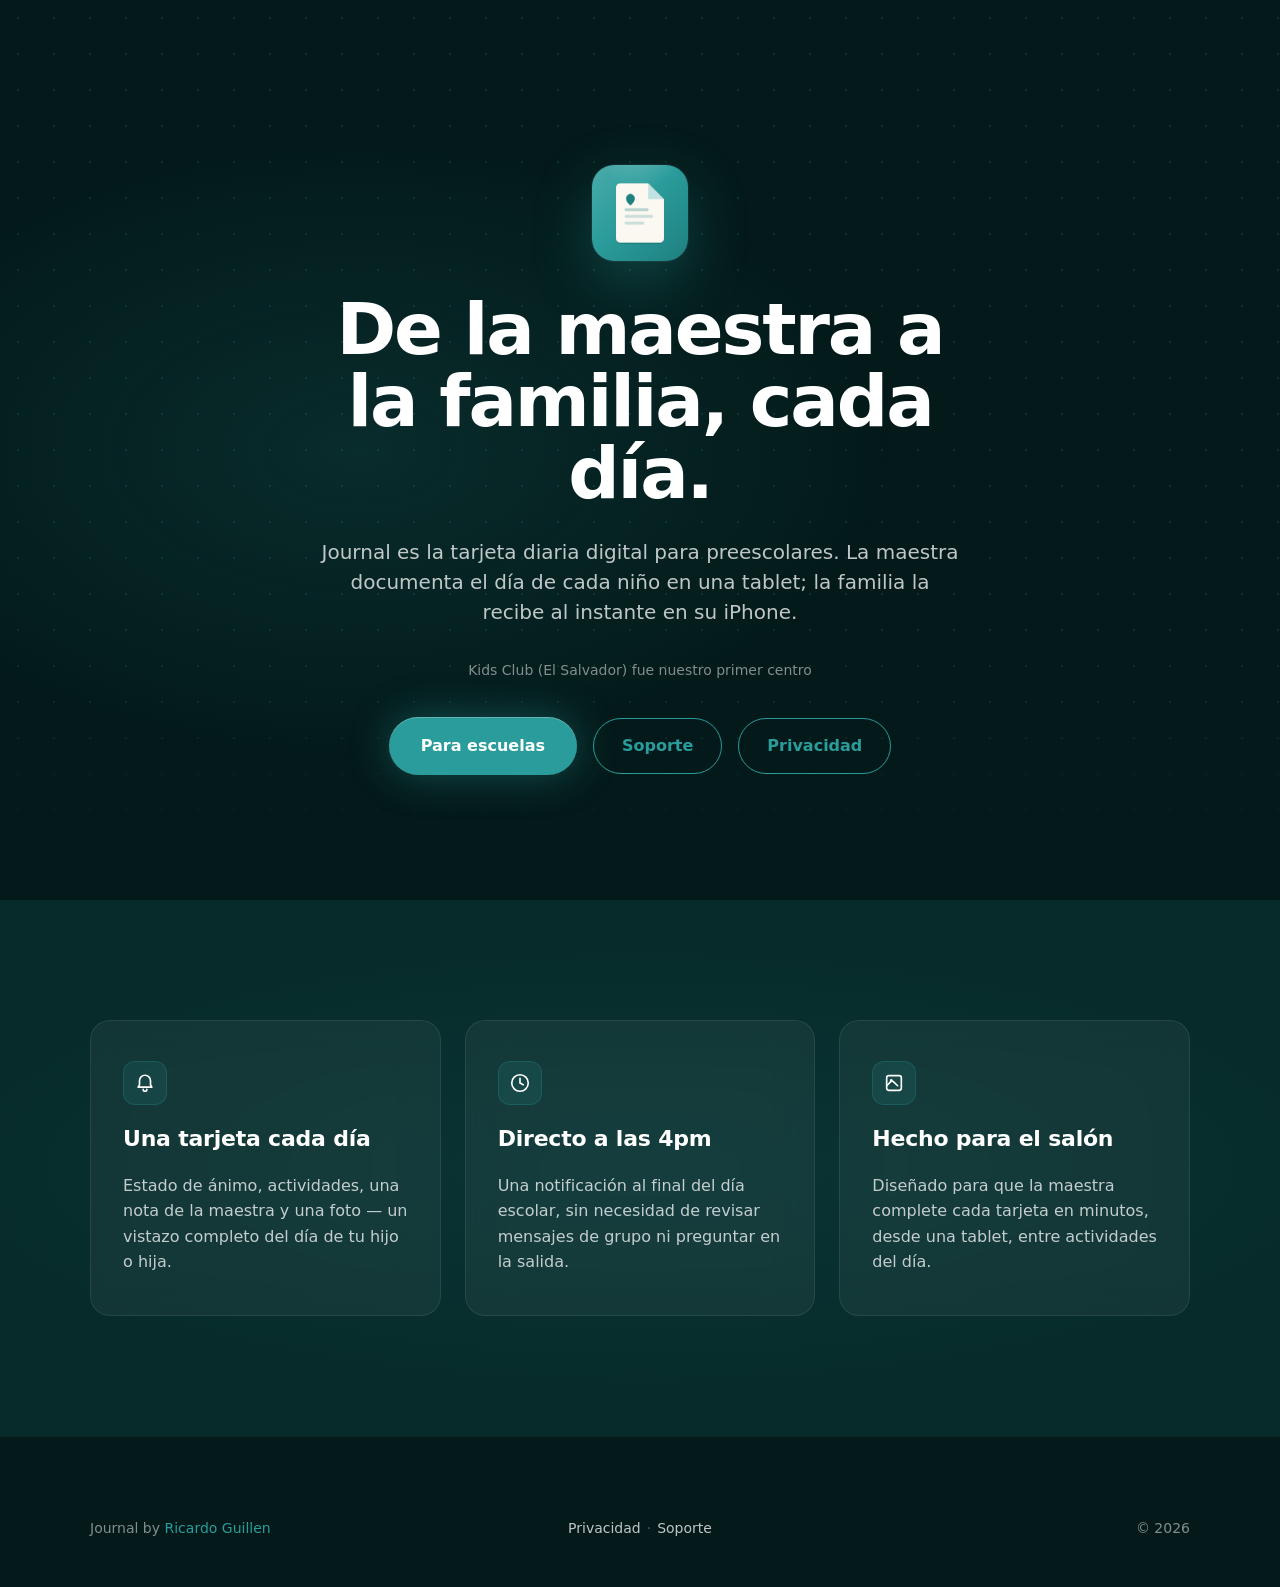
<file: index.html>
<!DOCTYPE html>
<html lang="es">
<head>
<meta charset="UTF-8">
<meta name="viewport" content="width=device-width, initial-scale=1.0">
<title>Journal — De la maestra a la familia, cada día.</title>
<meta name="description" content="Journal es la tarjeta diaria digital para preescolares. La maestra documenta el día de cada niño; la familia la recibe al instante en su iPhone.">
<meta name="theme-color" content="#041A1A">
<meta http-equiv="Content-Security-Policy" content="default-src 'self'; style-src 'self'; img-src 'self'; script-src 'self'; form-action 'none';">
<meta name="referrer" content="strict-origin-when-cross-origin">
<link rel="icon" type="image/png" href="assets/icon.png">
<link rel="stylesheet" href="styles.css">
</head>
<body class="page">

  <!-- ============ HERO ============ -->
  <header class="hero" data-screen-label="01 Hero">
    <div class="hero-inner hero-inner--single">

      <div class="hero-text">
        <img class="hero-icon" src="assets/icon.png" alt="Ícono de la app Journal">
        <h1>De la maestra a<br>la familia, cada día.</h1>
        <p class="hero-descriptor">Journal es la tarjeta diaria digital para preescolares. La maestra documenta el día de cada niño en una tablet; la familia la recibe al instante en su iPhone.</p>
        <p class="social-proof">
          <span>Kids Club (El Salvador) fue nuestro primer centro</span>
        </p>
        <div class="cta-row">
          <a class="btn-primary" href="para-escuelas.html">Para escuelas</a>
          <a class="btn-secondary" href="support.html">Soporte</a>
          <a class="btn-secondary" href="privacy.html">Privacidad</a>
        </div>
      </div>

    </div>
  </header>

  <!-- ============ FEATURES ============ -->
  <section class="features" id="features" data-screen-label="02 Features">
    <div class="features-grid">

      <article class="feature-card">
        <div class="feature-icon" aria-hidden="true">
          <svg width="22" height="22" viewBox="0 0 24 24" fill="none" stroke="currentColor" stroke-width="1.8" stroke-linecap="round" stroke-linejoin="round">
            <path d="M6 9.5a6 6 0 0 1 12 0V14l1.5 2.5H4.5L6 14V9.5z"></path>
            <path d="M10 19a2 2 0 0 0 4 0"></path>
          </svg>
        </div>
        <h3>Una tarjeta cada día</h3>
        <p>Estado de ánimo, actividades, una nota de la maestra y una foto — un vistazo completo del día de tu hijo o hija.</p>
      </article>

      <article class="feature-card">
        <div class="feature-icon" aria-hidden="true">
          <svg width="22" height="22" viewBox="0 0 24 24" fill="none" stroke="currentColor" stroke-width="1.8" stroke-linecap="round" stroke-linejoin="round">
            <circle cx="12" cy="12" r="9"></circle>
            <path d="M12 7v5l3.5 2"></path>
          </svg>
        </div>
        <h3>Directo a las 4pm</h3>
        <p>Una notificación al final del día escolar, sin necesidad de revisar mensajes de grupo ni preguntar en la salida.</p>
      </article>

      <article class="feature-card">
        <div class="feature-icon" aria-hidden="true">
          <svg width="22" height="22" viewBox="0 0 24 24" fill="none" stroke="currentColor" stroke-width="1.8" stroke-linecap="round" stroke-linejoin="round">
            <rect x="4" y="4" width="16" height="16" rx="2.5"></rect>
            <path d="M4 15l4.5-4.5a2 2 0 0 1 2.8 0L16 15"></path>
            <circle cx="9" cy="9" r="1.4" fill="currentColor" stroke="none"></circle>
          </svg>
        </div>
        <h3>Hecho para el salón</h3>
        <p>Diseñado para que la maestra complete cada tarjeta en minutos, desde una tablet, entre actividades del día.</p>
      </article>

    </div>
  </section>

  <!-- ============ FOOTER ============ -->
  <footer class="footer" data-screen-label="03 Footer">
    <div class="footer-inner">
      <span class="left">Journal by <a href="https://ricardoguillen.dev" rel="noopener noreferrer">Ricardo Guillen</a></span>
      <span class="center">
        <a href="privacy.html">Privacidad</a>
        <span class="sep">·</span>
        <a href="support.html">Soporte</a>
      </span>
      <span class="right">© 2026</span>
    </div>
  </footer>

  <script defer src="script.js"></script>

</body>
</html>
</file>
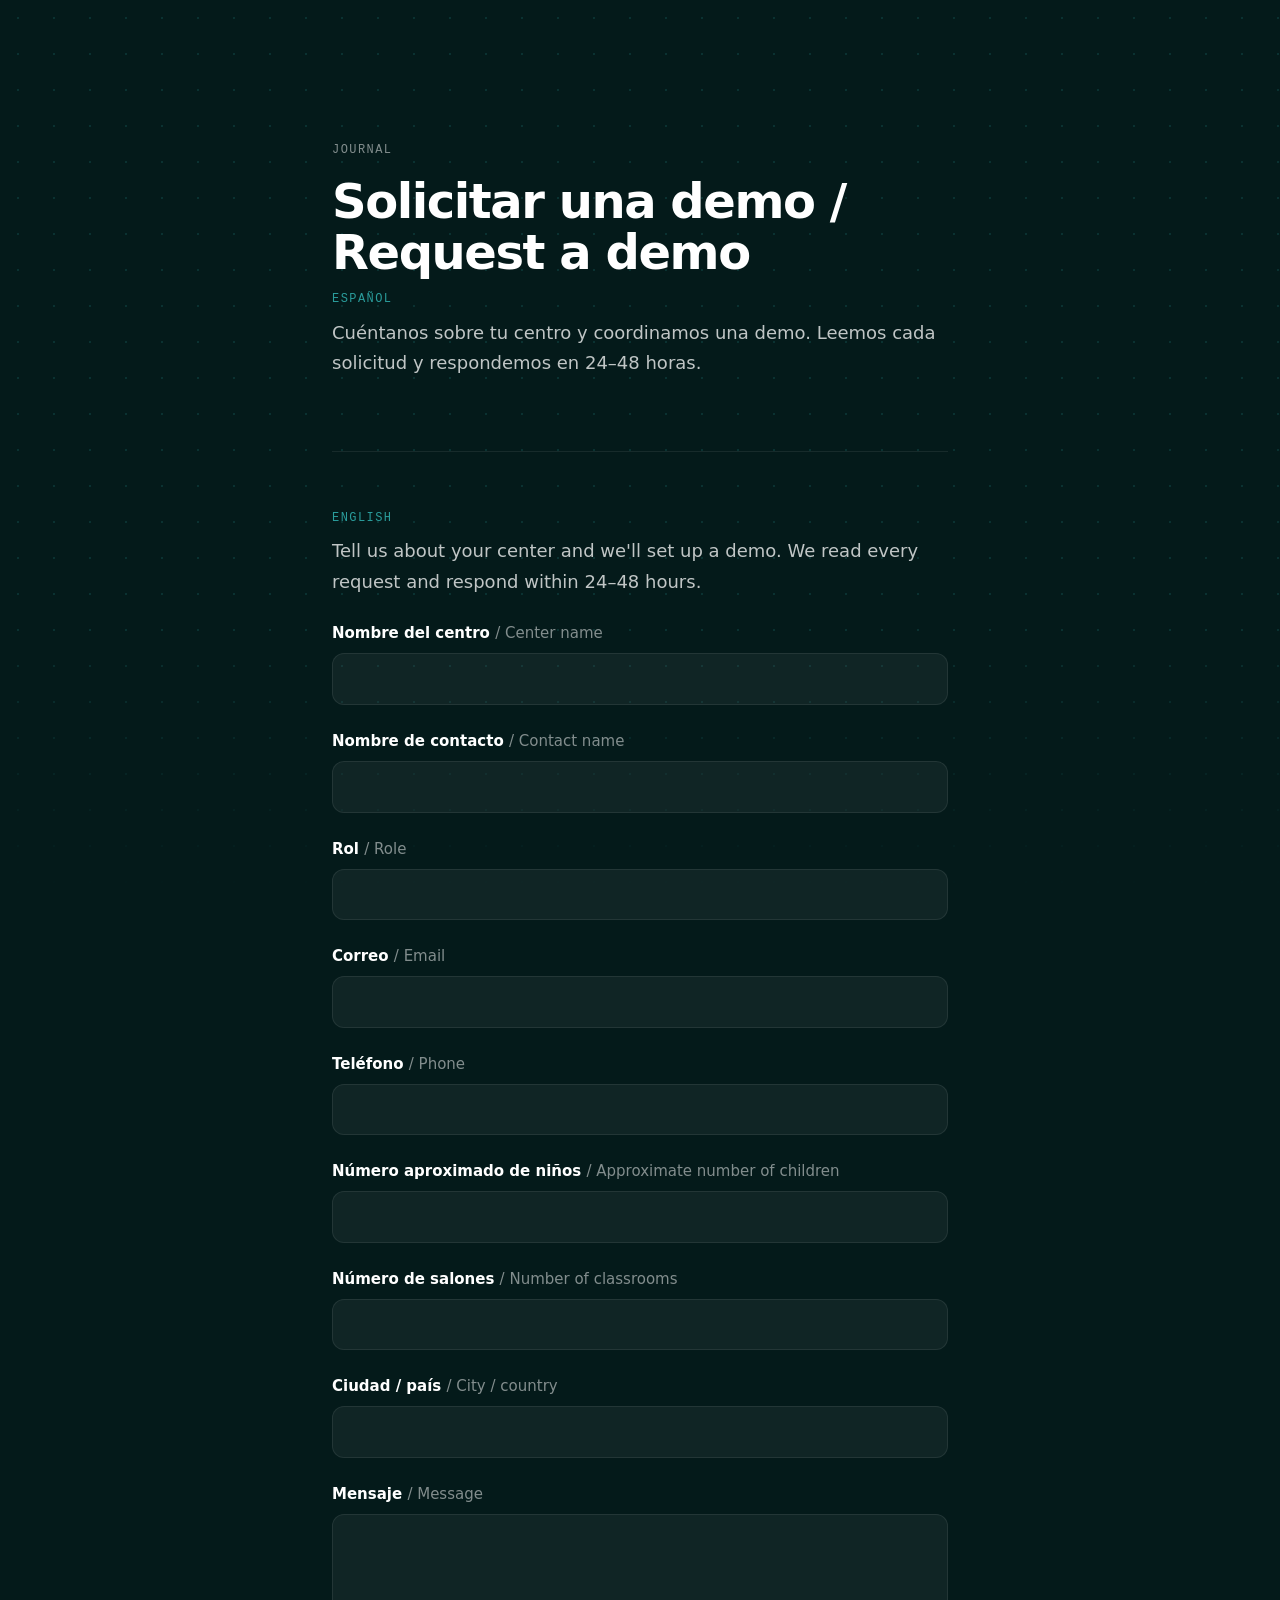
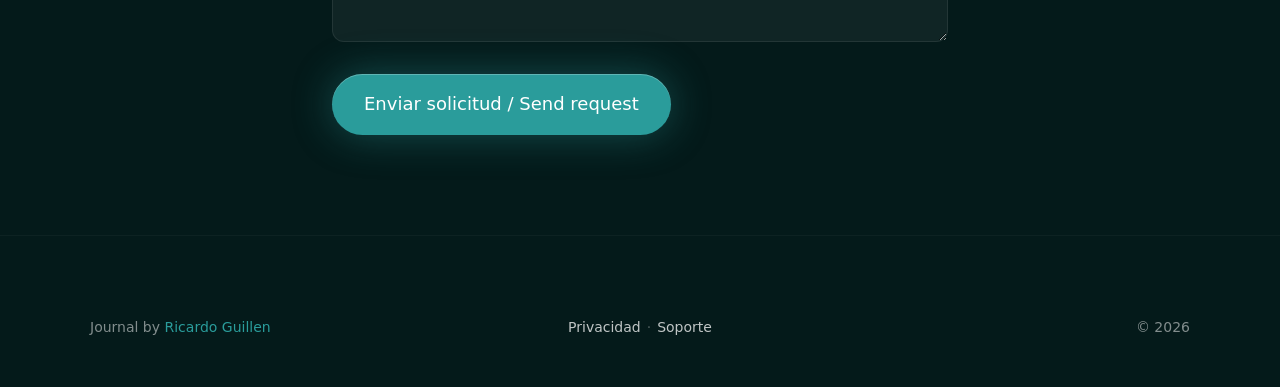
<file: demo.html>
<!DOCTYPE html>
<html lang="es">
<head>
<meta charset="UTF-8">
<meta name="viewport" content="width=device-width, initial-scale=1.0">
<title>Solicitar una demo — Journal</title>
<meta name="description" content="Solicita una demo de Journal para tu preescolar, guardería o centro de primera infancia. Respondemos en 24–48 horas.">
<meta name="theme-color" content="#041A1A">
<meta http-equiv="Content-Security-Policy" content="default-src 'self'; style-src 'self'; img-src 'self'; script-src 'none'; form-action https://agenda.nizzledev.com;">
<meta name="referrer" content="strict-origin-when-cross-origin">
<link rel="icon" type="image/png" href="assets/icon.png">
<link rel="stylesheet" href="styles.css">
</head>
<body class="page">

  <main class="doc">
    <p class="eyebrow">Journal</p>
    <h1>Solicitar una demo / Request a demo</h1>

    <div class="lang-block">
      <p class="lang-label">Español</p>
      <p>Cuéntanos sobre tu centro y coordinamos una demo. Leemos cada solicitud y respondemos en 24–48 horas.</p>
    </div>

    <div class="lang-block">
      <p class="lang-label">English</p>
      <p>Tell us about your center and we'll set up a demo. We read every request and respond within 24–48 hours.</p>
    </div>

    <form class="demo-form" method="post" action="https://agenda.nizzledev.com/v1/leads">

      <div class="form-field">
        <label class="form-label" for="school_name">Nombre del centro <span class="form-label-en">/ Center name</span></label>
        <input class="form-input" type="text" id="school_name" name="school_name" required>
      </div>

      <div class="form-field">
        <label class="form-label" for="contact_name">Nombre de contacto <span class="form-label-en">/ Contact name</span></label>
        <input class="form-input" type="text" id="contact_name" name="contact_name" required>
      </div>

      <div class="form-field">
        <label class="form-label" for="role">Rol <span class="form-label-en">/ Role</span></label>
        <input class="form-input" type="text" id="role" name="role" required>
      </div>

      <div class="form-field">
        <label class="form-label" for="email">Correo <span class="form-label-en">/ Email</span></label>
        <input class="form-input" type="email" id="email" name="email" required>
      </div>

      <div class="form-field">
        <label class="form-label" for="phone">Teléfono <span class="form-label-en">/ Phone</span></label>
        <input class="form-input" type="tel" id="phone" name="phone" required>
      </div>

      <div class="form-field">
        <label class="form-label" for="approx_child_count">Número aproximado de niños <span class="form-label-en">/ Approximate number of children</span></label>
        <input class="form-input" type="number" min="1" id="approx_child_count" name="approx_child_count">
      </div>

      <div class="form-field">
        <label class="form-label" for="classroom_count">Número de salones <span class="form-label-en">/ Number of classrooms</span></label>
        <input class="form-input" type="number" min="1" id="classroom_count" name="classroom_count">
      </div>

      <div class="form-field">
        <label class="form-label" for="location">Ciudad / país <span class="form-label-en">/ City / country</span></label>
        <input class="form-input" type="text" id="location" name="location">
      </div>

      <div class="form-field">
        <label class="form-label" for="message">Mensaje <span class="form-label-en">/ Message</span></label>
        <textarea class="form-textarea" id="message" name="message" rows="4"></textarea>
      </div>

      <div class="form-field form-honeypot">
        <label class="form-label" for="website">Sitio web <span class="form-label-en">/ Website</span></label>
        <input class="form-input" type="text" id="website" name="website" tabindex="-1" autocomplete="off">
      </div>

      <button class="btn-primary" type="submit">
        Enviar solicitud / Send request
      </button>

    </form>
  </main>

  <footer class="footer">
    <div class="footer-inner">
      <span class="left">Journal by <a href="https://ricardoguillen.dev" rel="noopener noreferrer">Ricardo Guillen</a></span>
      <span class="center">
        <a href="privacy.html">Privacidad</a>
        <span class="sep">·</span>
        <a href="support.html">Soporte</a>
      </span>
      <span class="right">© 2026</span>
    </div>
  </footer>

</body>
</html>
</file>
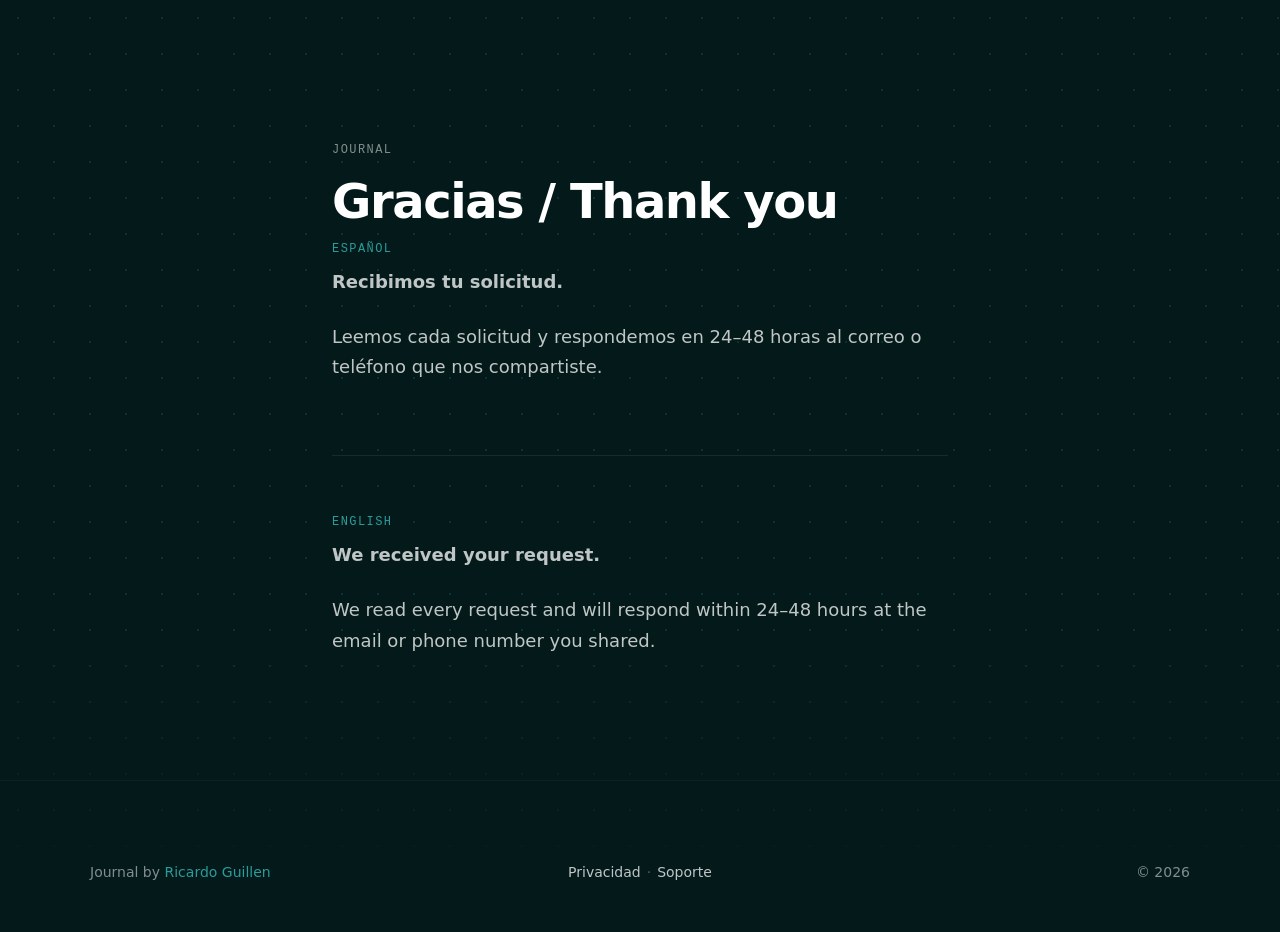
<file: gracias.html>
<!DOCTYPE html>
<html lang="es">
<head>
<meta charset="UTF-8">
<meta name="viewport" content="width=device-width, initial-scale=1.0">
<title>Gracias — Journal</title>
<meta name="description" content="Recibimos tu solicitud de demo de Journal. Respondemos en 24–48 horas.">
<meta name="theme-color" content="#041A1A">
<meta http-equiv="Content-Security-Policy" content="default-src 'self'; style-src 'self'; img-src 'self'; script-src 'none'; form-action 'none';">
<meta name="referrer" content="strict-origin-when-cross-origin">
<link rel="icon" type="image/png" href="assets/icon.png">
<link rel="stylesheet" href="styles.css">
</head>
<body class="page">

  <main class="doc">
    <p class="eyebrow">Journal</p>
    <h1>Gracias / Thank you</h1>

    <div class="lang-block">
      <p class="lang-label">Español</p>
      <p><strong>Recibimos tu solicitud.</strong></p>
      <p>Leemos cada solicitud y respondemos en 24–48 horas al correo o teléfono que nos compartiste.</p>
    </div>

    <div class="lang-block">
      <p class="lang-label">English</p>
      <p><strong>We received your request.</strong></p>
      <p>We read every request and will respond within 24–48 hours at the email or phone number you shared.</p>
    </div>
  </main>

  <footer class="footer">
    <div class="footer-inner">
      <span class="left">Journal by <a href="https://ricardoguillen.dev" rel="noopener noreferrer">Ricardo Guillen</a></span>
      <span class="center">
        <a href="privacy.html">Privacidad</a>
        <span class="sep">·</span>
        <a href="support.html">Soporte</a>
      </span>
      <span class="right">© 2026</span>
    </div>
  </footer>

</body>
</html>
</file>
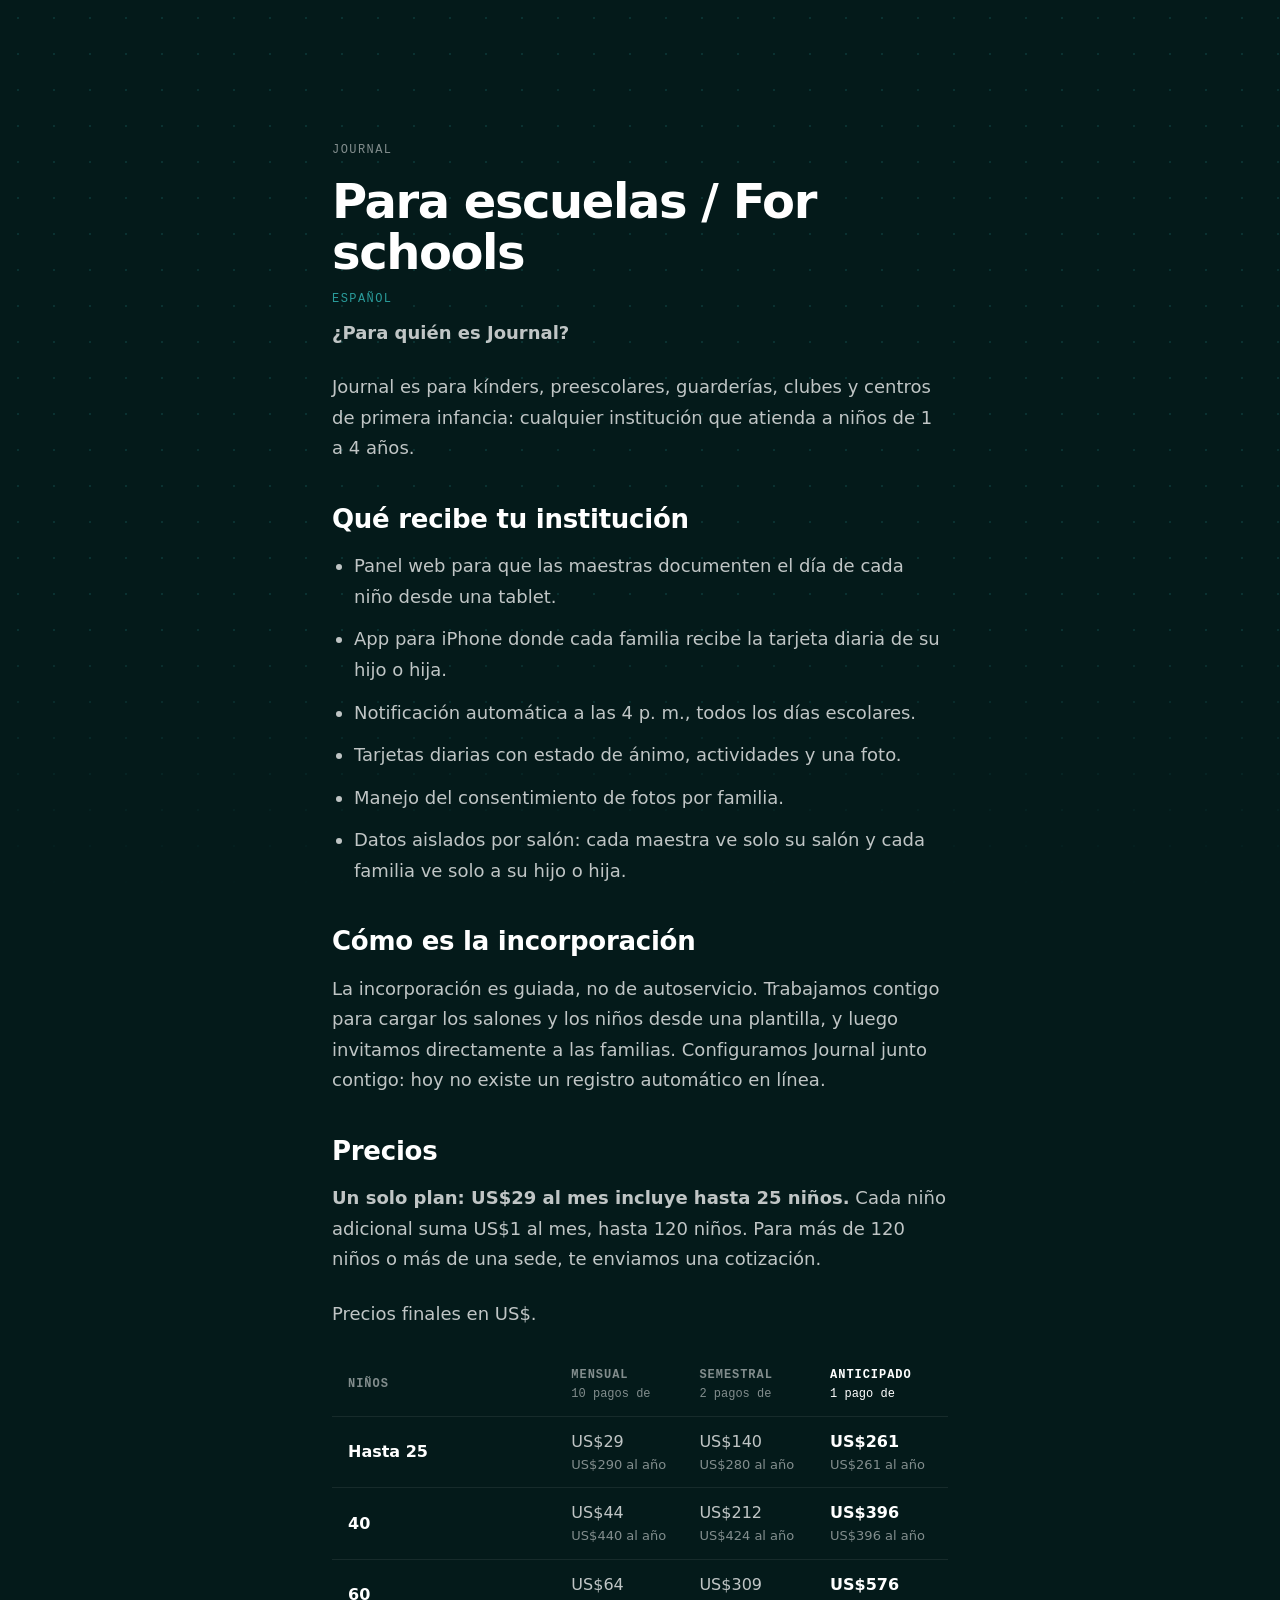
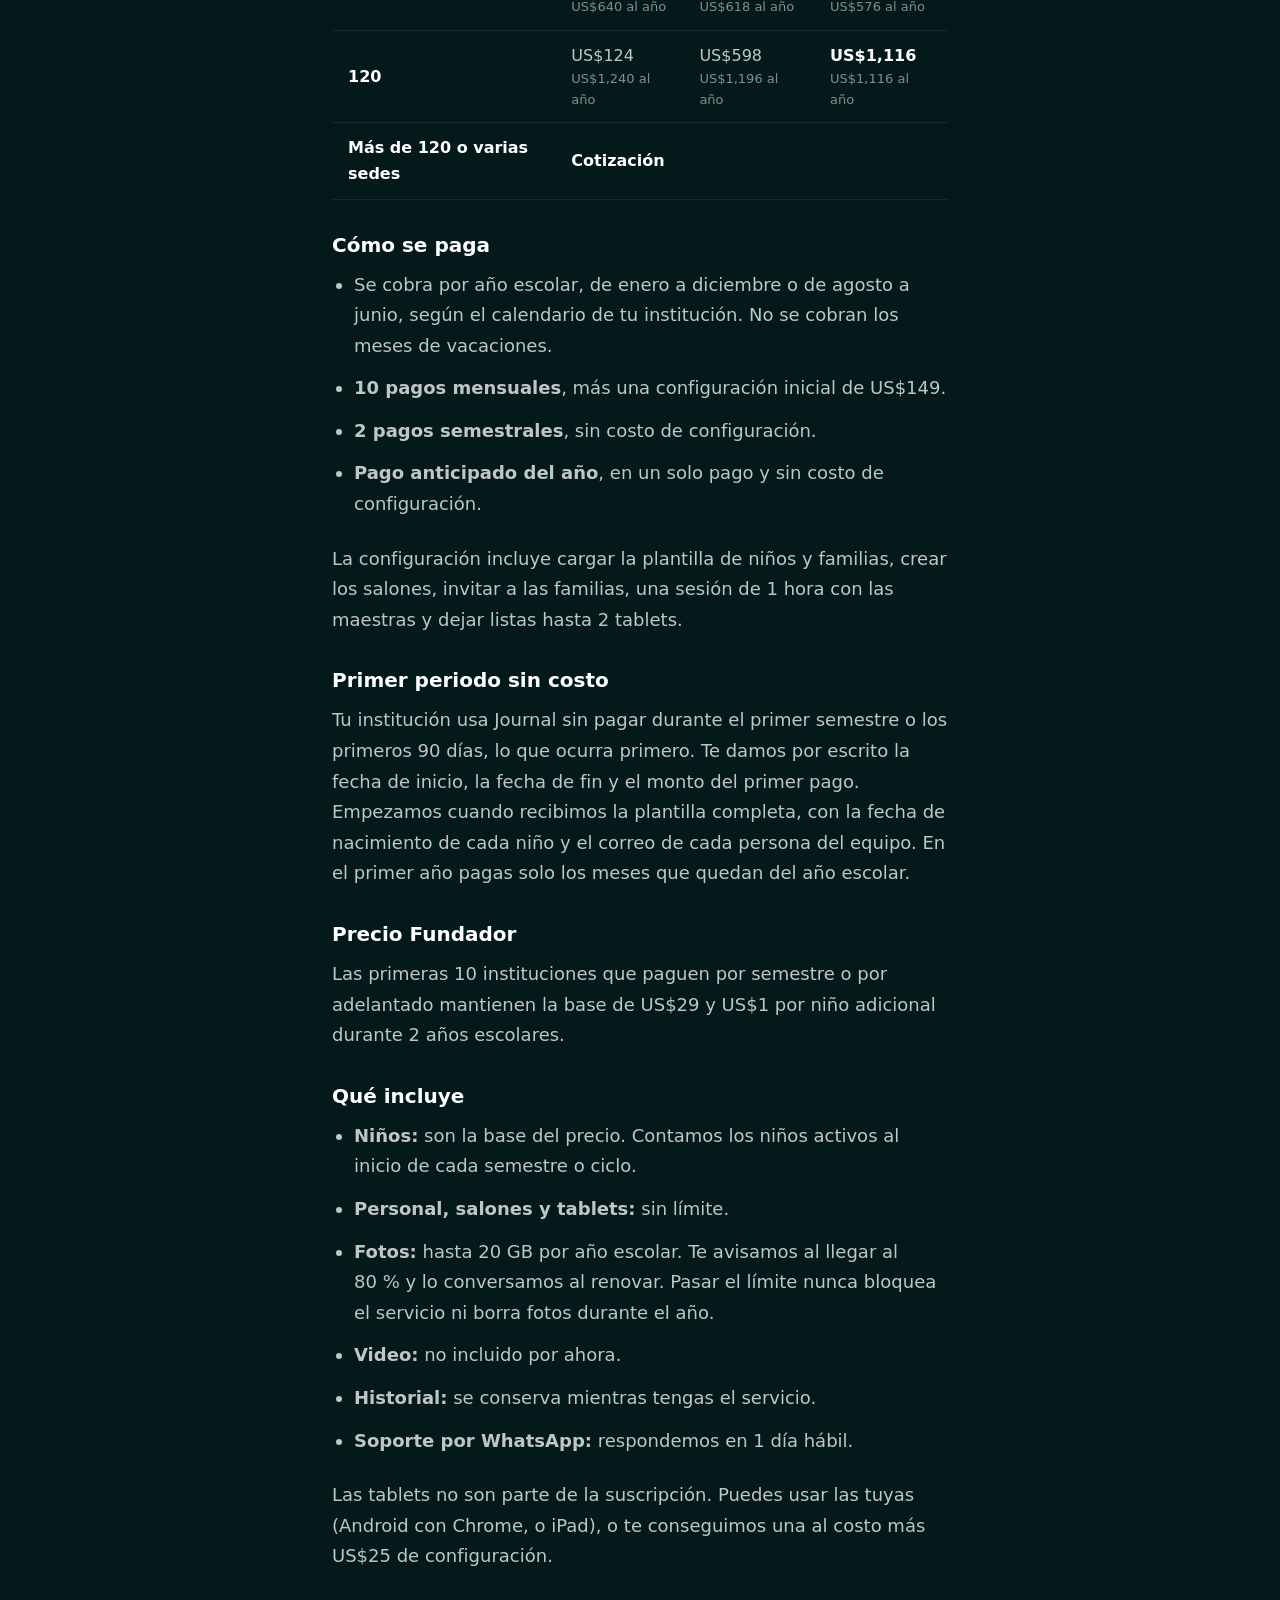
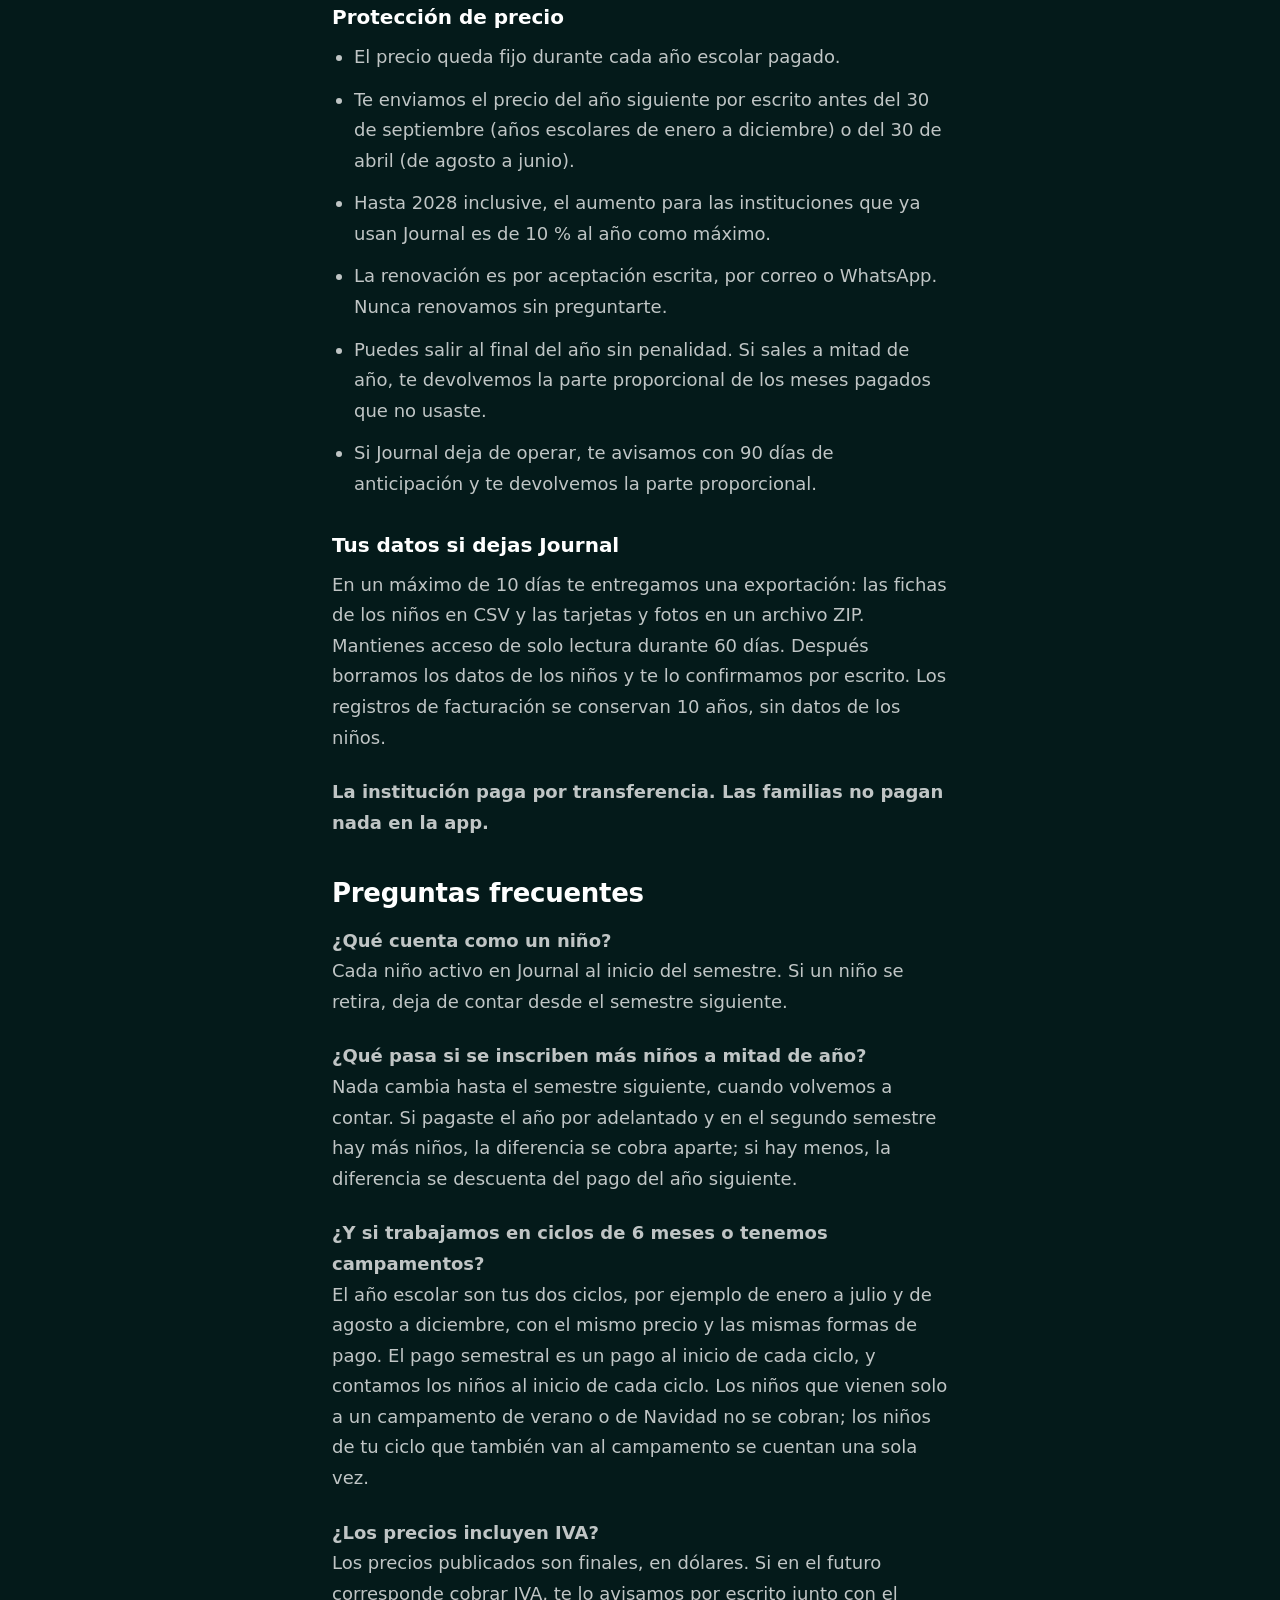
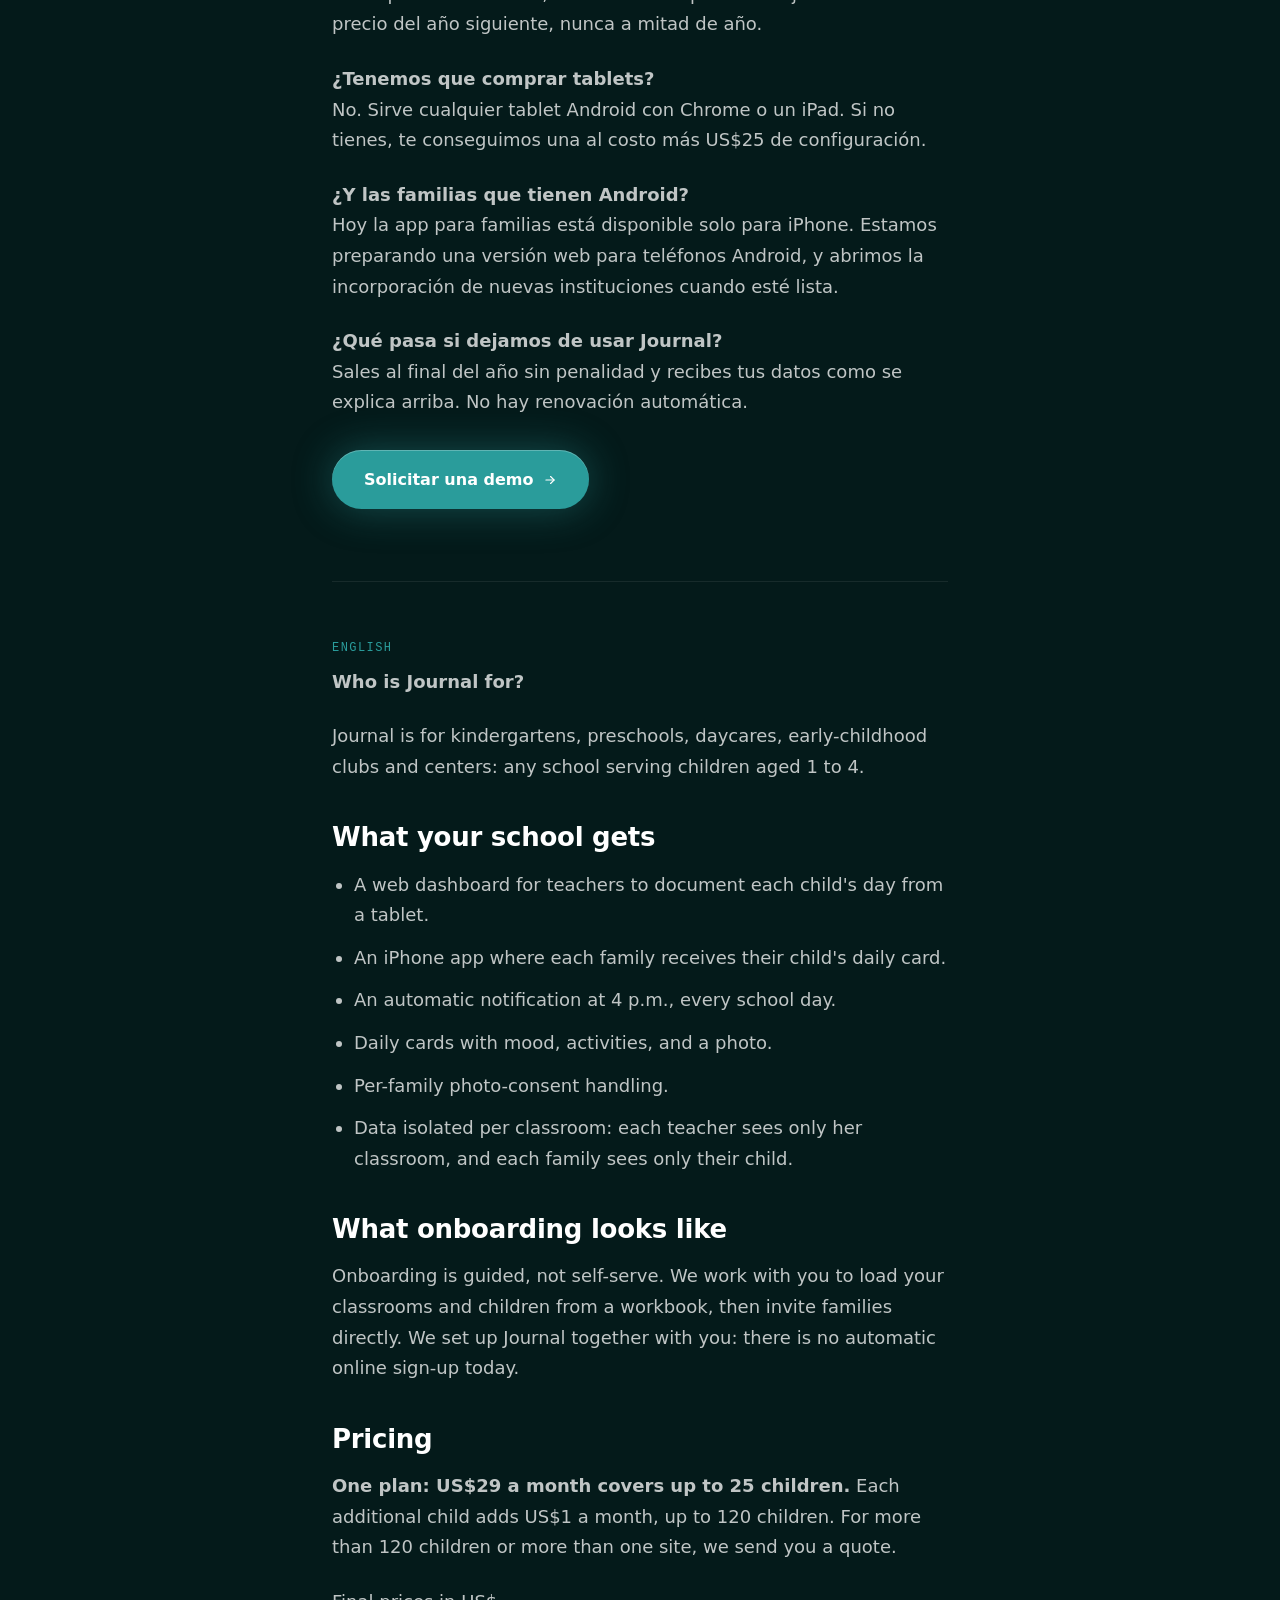
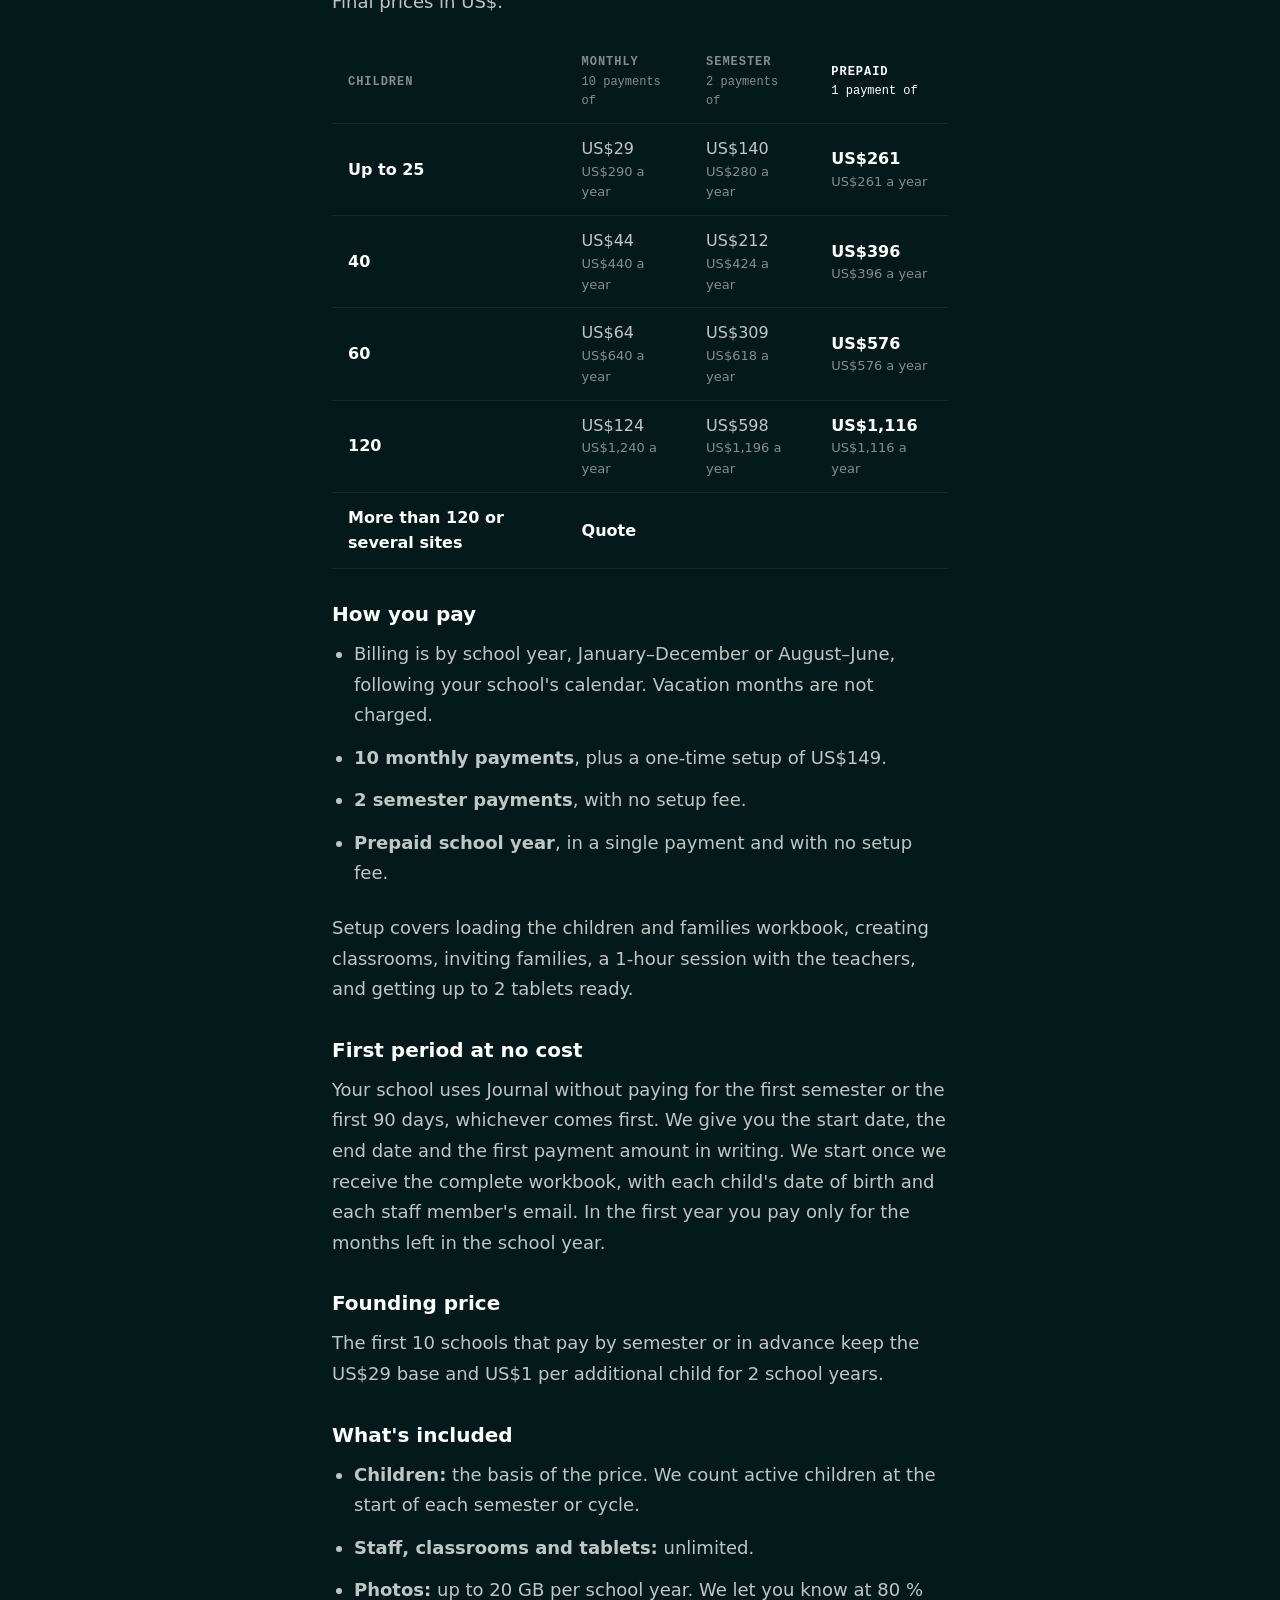
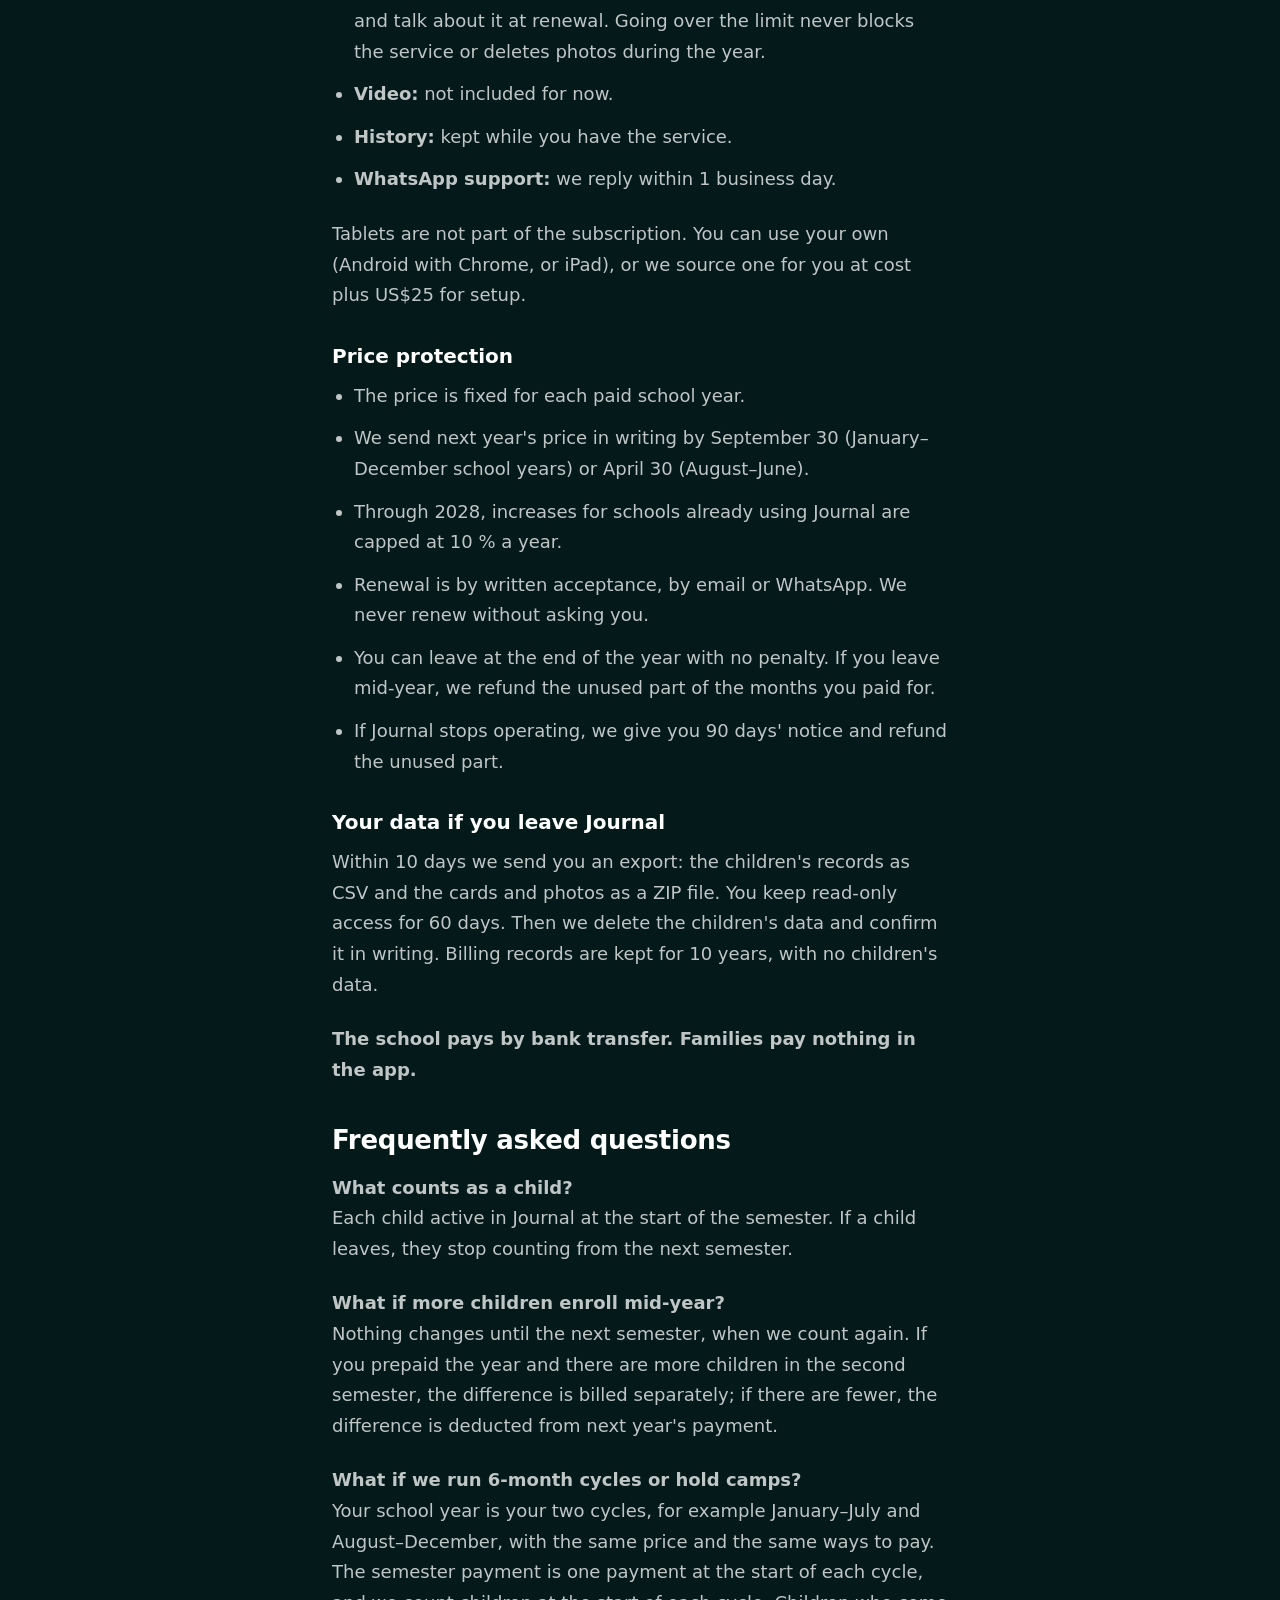
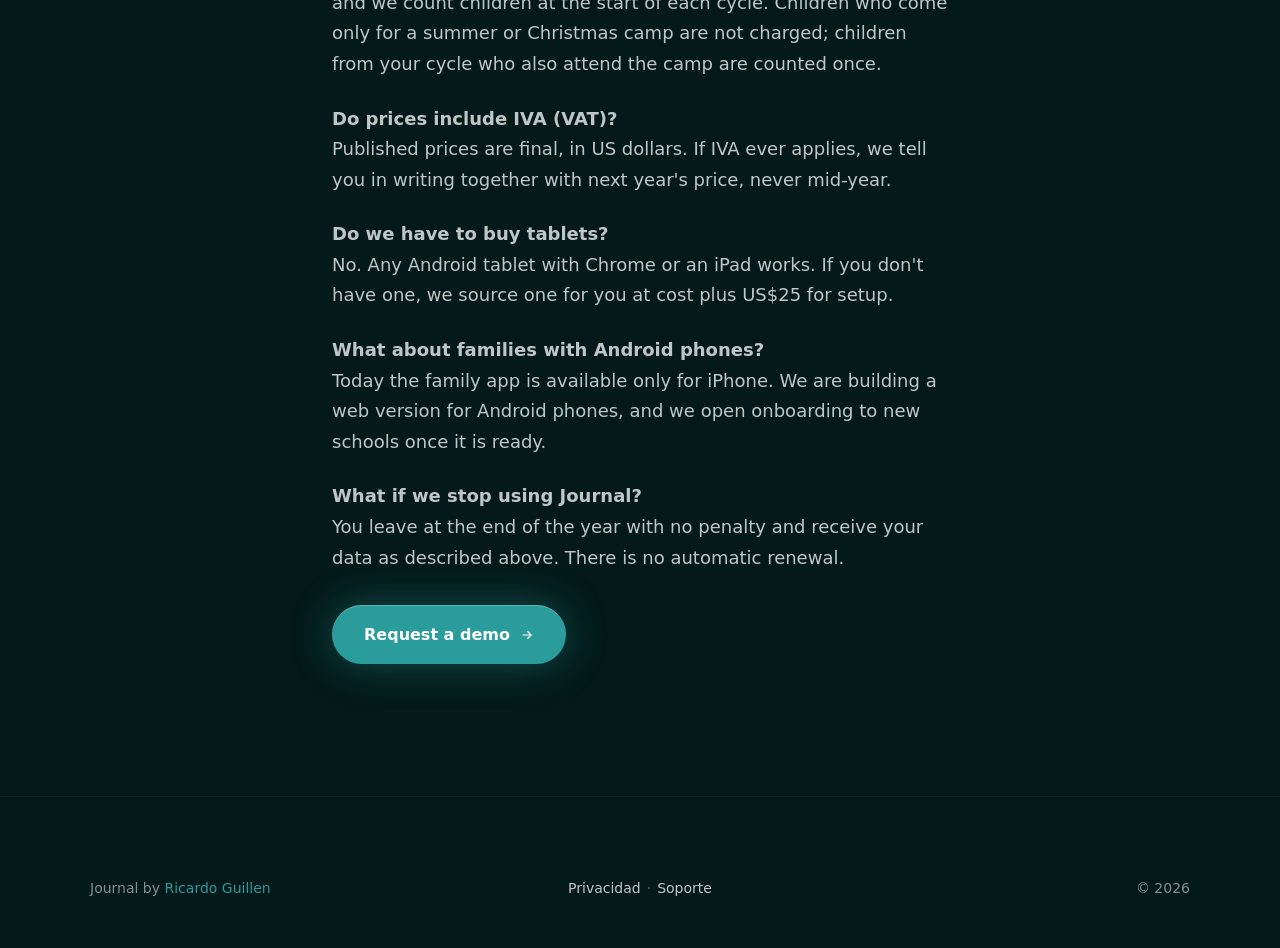
<file: para-escuelas.html>
<!DOCTYPE html>
<html lang="es">
<head>
<meta charset="UTF-8">
<meta name="viewport" content="width=device-width, initial-scale=1.0">
<title>Para escuelas — Journal</title>
<meta name="description" content="Journal para kínders, preescolares, guarderías y centros de primera infancia: qué recibe tu institución, cómo es la incorporación, precios y protección de precio.">
<meta name="theme-color" content="#041A1A">
<meta http-equiv="Content-Security-Policy" content="default-src 'self'; style-src 'self'; img-src 'self'; script-src 'none'; form-action 'none';">
<meta name="referrer" content="strict-origin-when-cross-origin">
<link rel="icon" type="image/png" href="assets/icon.png">
<link rel="stylesheet" href="styles.css">
</head>
<body class="page">

  <main class="doc">
    <p class="eyebrow">Journal</p>
    <h1>Para escuelas / For schools</h1>

    <div class="lang-block" lang="es">
      <p class="lang-label">Español</p>

      <p><strong>¿Para quién es Journal?</strong></p>
      <p>Journal es para kínders, preescolares, guarderías, clubes y centros de primera infancia: cualquier institución que atienda a niños de 1 a 4 años.</p>

      <h2>Qué recibe tu institución</h2>
      <ul>
        <li>Panel web para que las maestras documenten el día de cada niño desde una tablet.</li>
        <li>App para iPhone donde cada familia recibe la tarjeta diaria de su hijo o hija.</li>
        <li>Notificación automática a las 4 p. m., todos los días escolares.</li>
        <li>Tarjetas diarias con estado de ánimo, actividades y una foto.</li>
        <li>Manejo del consentimiento de fotos por familia.</li>
        <li>Datos aislados por salón: cada maestra ve solo su salón y cada familia ve solo a su hijo o hija.</li>
      </ul>

      <h2>Cómo es la incorporación</h2>
      <p>La incorporación es guiada, no de autoservicio. Trabajamos contigo para cargar los salones y los niños desde una plantilla, y luego invitamos directamente a las familias. Configuramos Journal junto contigo: hoy no existe un registro automático en línea.</p>

      <h2>Precios</h2>
      <p><strong>Un solo plan: US$29 al mes incluye hasta 25 niños.</strong> Cada niño adicional suma US$1 al mes, hasta 120 niños. Para más de 120 niños o más de una sede, te enviamos una cotización.</p>
      <p>Precios finales en US$.</p>

      <div class="table-scroll" role="region" aria-label="Precios por número de niños" tabindex="0">
        <table class="pricing-table">
          <thead>
            <tr><th scope="col">Niños</th><th scope="col">Mensual<br><span class="th-sub">10 pagos de</span></th><th scope="col">Semestral<br><span class="th-sub">2 pagos de</span></th><th scope="col">Anticipado<br><span class="th-sub">1 pago de</span></th></tr>
          </thead>
          <tbody>
            <tr><th scope="row">Hasta 25</th><td>US$29<span class="cell-sub">US$290 al año</span></td><td>US$140<span class="cell-sub">US$280 al año</span></td><td>US$261<span class="cell-sub">US$261 al año</span></td></tr>
            <tr><th scope="row">40</th><td>US$44<span class="cell-sub">US$440 al año</span></td><td>US$212<span class="cell-sub">US$424 al año</span></td><td>US$396<span class="cell-sub">US$396 al año</span></td></tr>
            <tr><th scope="row">60</th><td>US$64<span class="cell-sub">US$640 al año</span></td><td>US$309<span class="cell-sub">US$618 al año</span></td><td>US$576<span class="cell-sub">US$576 al año</span></td></tr>
            <tr><th scope="row">120</th><td>US$124<span class="cell-sub">US$1,240 al año</span></td><td>US$598<span class="cell-sub">US$1,196 al año</span></td><td>US$1,116<span class="cell-sub">US$1,116 al año</span></td></tr>
            <tr><th scope="row">Más de 120 o varias sedes</th><td colspan="3">Cotización</td></tr>
          </tbody>
        </table>
      </div>

      <h3>Cómo se paga</h3>
      <ul>
        <li>Se cobra por año escolar, de enero a diciembre o de agosto a junio, según el calendario de tu institución. No se cobran los meses de vacaciones.</li>
        <li><strong>10 pagos mensuales</strong>, más una configuración inicial de US$149.</li>
        <li><strong>2 pagos semestrales</strong>, sin costo de configuración.</li>
        <li><strong>Pago anticipado del año</strong>, en un solo pago y sin costo de configuración.</li>
      </ul>
      <p>La configuración incluye cargar la plantilla de niños y familias, crear los salones, invitar a las familias, una sesión de 1 hora con las maestras y dejar listas hasta 2 tablets.</p>

      <h3>Primer periodo sin costo</h3>
      <p>Tu institución usa Journal sin pagar durante el primer semestre o los primeros 90 días, lo que ocurra primero. Te damos por escrito la fecha de inicio, la fecha de fin y el monto del primer pago. Empezamos cuando recibimos la plantilla completa, con la fecha de nacimiento de cada niño y el correo de cada persona del equipo. En el primer año pagas solo los meses que quedan del año escolar.</p>

      <h3>Precio Fundador</h3>
      <p>Las primeras 10 instituciones que paguen por semestre o por adelantado mantienen la base de US$29 y US$1 por niño adicional durante 2 años escolares.</p>

      <h3>Qué incluye</h3>
      <ul>
        <li><strong>Niños:</strong> son la base del precio. Contamos los niños activos al inicio de cada semestre o ciclo.</li>
        <li><strong>Personal, salones y tablets:</strong> sin límite.</li>
        <li><strong>Fotos:</strong> hasta 20 GB por año escolar. Te avisamos al llegar al 80&nbsp;% y lo conversamos al renovar. Pasar el límite nunca bloquea el servicio ni borra fotos durante el año.</li>
        <li><strong>Video:</strong> no incluido por ahora.</li>
        <li><strong>Historial:</strong> se conserva mientras tengas el servicio.</li>
        <li><strong>Soporte por WhatsApp:</strong> respondemos en 1 día hábil.</li>
      </ul>
      <p>Las tablets no son parte de la suscripción. Puedes usar las tuyas (Android con Chrome, o iPad), o te conseguimos una al costo más US$25 de configuración.</p>

      <h3>Protección de precio</h3>
      <ul>
        <li>El precio queda fijo durante cada año escolar pagado.</li>
        <li>Te enviamos el precio del año siguiente por escrito antes del 30 de septiembre (años escolares de enero a diciembre) o del 30 de abril (de agosto a junio).</li>
        <li>Hasta 2028 inclusive, el aumento para las instituciones que ya usan Journal es de 10&nbsp;% al año como máximo.</li>
        <li>La renovación es por aceptación escrita, por correo o WhatsApp. Nunca renovamos sin preguntarte.</li>
        <li>Puedes salir al final del año sin penalidad. Si sales a mitad de año, te devolvemos la parte proporcional de los meses pagados que no usaste.</li>
        <li>Si Journal deja de operar, te avisamos con 90 días de anticipación y te devolvemos la parte proporcional.</li>
      </ul>

      <h3>Tus datos si dejas Journal</h3>
      <p>En un máximo de 10 días te entregamos una exportación: las fichas de los niños en CSV y las tarjetas y fotos en un archivo ZIP. Mantienes acceso de solo lectura durante 60 días. Después borramos los datos de los niños y te lo confirmamos por escrito. Los registros de facturación se conservan 10 años, sin datos de los niños.</p>

      <p><strong>La institución paga por transferencia. Las familias no pagan nada en la app.</strong></p>

      <h2>Preguntas frecuentes</h2>

      <p><strong>¿Qué cuenta como un niño?</strong><br>
      Cada niño activo en Journal al inicio del semestre. Si un niño se retira, deja de contar desde el semestre siguiente.</p>

      <p><strong>¿Qué pasa si se inscriben más niños a mitad de año?</strong><br>
      Nada cambia hasta el semestre siguiente, cuando volvemos a contar. Si pagaste el año por adelantado y en el segundo semestre hay más niños, la diferencia se cobra aparte; si hay menos, la diferencia se descuenta del pago del año siguiente.</p>

      <p><strong>¿Y si trabajamos en ciclos de 6 meses o tenemos campamentos?</strong><br>
      El año escolar son tus dos ciclos, por ejemplo de enero a julio y de agosto a diciembre, con el mismo precio y las mismas formas de pago. El pago semestral es un pago al inicio de cada ciclo, y contamos los niños al inicio de cada ciclo. Los niños que vienen solo a un campamento de verano o de Navidad no se cobran; los niños de tu ciclo que también van al campamento se cuentan una sola vez.</p>

      <p><strong>¿Los precios incluyen IVA?</strong><br>
      Los precios publicados son finales, en dólares. Si en el futuro corresponde cobrar IVA, te lo avisamos por escrito junto con el precio del año siguiente, nunca a mitad de año.</p>

      <p><strong>¿Tenemos que comprar tablets?</strong><br>
      No. Sirve cualquier tablet Android con Chrome o un iPad. Si no tienes, te conseguimos una al costo más US$25 de configuración.</p>

      <p><strong>¿Y las familias que tienen Android?</strong><br>
      Hoy la app para familias está disponible solo para iPhone. Estamos preparando una versión web para teléfonos Android, y abrimos la incorporación de nuevas instituciones cuando esté lista.</p>

      <p><strong>¿Qué pasa si dejamos de usar Journal?</strong><br>
      Sales al final del año sin penalidad y recibes tus datos como se explica arriba. No hay renovación automática.</p>

      <p class="doc-cta">
        <a class="btn-primary" href="demo.html">
          Solicitar una demo
          <svg width="14" height="14" viewBox="0 0 24 24" fill="none" stroke="currentColor" stroke-width="2" stroke-linecap="round" stroke-linejoin="round" aria-hidden="true">
            <line x1="5" y1="12" x2="19" y2="12"></line>
            <polyline points="13 6 19 12 13 18"></polyline>
          </svg>
        </a>
      </p>
    </div>

    <div class="lang-block" lang="en">
      <p class="lang-label">English</p>

      <p><strong>Who is Journal for?</strong></p>
      <p>Journal is for kindergartens, preschools, daycares, early-childhood clubs and centers: any school serving children aged 1 to 4.</p>

      <h2>What your school gets</h2>
      <ul>
        <li>A web dashboard for teachers to document each child's day from a tablet.</li>
        <li>An iPhone app where each family receives their child's daily card.</li>
        <li>An automatic notification at 4 p.m., every school day.</li>
        <li>Daily cards with mood, activities, and a photo.</li>
        <li>Per-family photo-consent handling.</li>
        <li>Data isolated per classroom: each teacher sees only her classroom, and each family sees only their child.</li>
      </ul>

      <h2>What onboarding looks like</h2>
      <p>Onboarding is guided, not self-serve. We work with you to load your classrooms and children from a workbook, then invite families directly. We set up Journal together with you: there is no automatic online sign-up today.</p>

      <h2>Pricing</h2>
      <p><strong>One plan: US$29 a month covers up to 25 children.</strong> Each additional child adds US$1 a month, up to 120 children. For more than 120 children or more than one site, we send you a quote.</p>
      <p>Final prices in US$.</p>

      <div class="table-scroll" role="region" aria-label="Prices by number of children" tabindex="0">
        <table class="pricing-table">
          <thead>
            <tr><th scope="col">Children</th><th scope="col">Monthly<br><span class="th-sub">10 payments of</span></th><th scope="col">Semester<br><span class="th-sub">2 payments of</span></th><th scope="col">Prepaid<br><span class="th-sub">1 payment of</span></th></tr>
          </thead>
          <tbody>
            <tr><th scope="row">Up to 25</th><td>US$29<span class="cell-sub">US$290 a year</span></td><td>US$140<span class="cell-sub">US$280 a year</span></td><td>US$261<span class="cell-sub">US$261 a year</span></td></tr>
            <tr><th scope="row">40</th><td>US$44<span class="cell-sub">US$440 a year</span></td><td>US$212<span class="cell-sub">US$424 a year</span></td><td>US$396<span class="cell-sub">US$396 a year</span></td></tr>
            <tr><th scope="row">60</th><td>US$64<span class="cell-sub">US$640 a year</span></td><td>US$309<span class="cell-sub">US$618 a year</span></td><td>US$576<span class="cell-sub">US$576 a year</span></td></tr>
            <tr><th scope="row">120</th><td>US$124<span class="cell-sub">US$1,240 a year</span></td><td>US$598<span class="cell-sub">US$1,196 a year</span></td><td>US$1,116<span class="cell-sub">US$1,116 a year</span></td></tr>
            <tr><th scope="row">More than 120 or several sites</th><td colspan="3">Quote</td></tr>
          </tbody>
        </table>
      </div>

      <h3>How you pay</h3>
      <ul>
        <li>Billing is by school year, January–December or August–June, following your school's calendar. Vacation months are not charged.</li>
        <li><strong>10 monthly payments</strong>, plus a one-time setup of US$149.</li>
        <li><strong>2 semester payments</strong>, with no setup fee.</li>
        <li><strong>Prepaid school year</strong>, in a single payment and with no setup fee.</li>
      </ul>
      <p>Setup covers loading the children and families workbook, creating classrooms, inviting families, a 1-hour session with the teachers, and getting up to 2 tablets ready.</p>

      <h3>First period at no cost</h3>
      <p>Your school uses Journal without paying for the first semester or the first 90 days, whichever comes first. We give you the start date, the end date and the first payment amount in writing. We start once we receive the complete workbook, with each child's date of birth and each staff member's email. In the first year you pay only for the months left in the school year.</p>

      <h3>Founding price</h3>
      <p>The first 10 schools that pay by semester or in advance keep the US$29 base and US$1 per additional child for 2 school years.</p>

      <h3>What's included</h3>
      <ul>
        <li><strong>Children:</strong> the basis of the price. We count active children at the start of each semester or cycle.</li>
        <li><strong>Staff, classrooms and tablets:</strong> unlimited.</li>
        <li><strong>Photos:</strong> up to 20 GB per school year. We let you know at 80&nbsp;% and talk about it at renewal. Going over the limit never blocks the service or deletes photos during the year.</li>
        <li><strong>Video:</strong> not included for now.</li>
        <li><strong>History:</strong> kept while you have the service.</li>
        <li><strong>WhatsApp support:</strong> we reply within 1 business day.</li>
      </ul>
      <p>Tablets are not part of the subscription. You can use your own (Android with Chrome, or iPad), or we source one for you at cost plus US$25 for setup.</p>

      <h3>Price protection</h3>
      <ul>
        <li>The price is fixed for each paid school year.</li>
        <li>We send next year's price in writing by September 30 (January–December school years) or April 30 (August–June).</li>
        <li>Through 2028, increases for schools already using Journal are capped at 10&nbsp;% a year.</li>
        <li>Renewal is by written acceptance, by email or WhatsApp. We never renew without asking you.</li>
        <li>You can leave at the end of the year with no penalty. If you leave mid-year, we refund the unused part of the months you paid for.</li>
        <li>If Journal stops operating, we give you 90 days' notice and refund the unused part.</li>
      </ul>

      <h3>Your data if you leave Journal</h3>
      <p>Within 10 days we send you an export: the children's records as CSV and the cards and photos as a ZIP file. You keep read-only access for 60 days. Then we delete the children's data and confirm it in writing. Billing records are kept for 10 years, with no children's data.</p>

      <p><strong>The school pays by bank transfer. Families pay nothing in the app.</strong></p>

      <h2>Frequently asked questions</h2>

      <p><strong>What counts as a child?</strong><br>
      Each child active in Journal at the start of the semester. If a child leaves, they stop counting from the next semester.</p>

      <p><strong>What if more children enroll mid-year?</strong><br>
      Nothing changes until the next semester, when we count again. If you prepaid the year and there are more children in the second semester, the difference is billed separately; if there are fewer, the difference is deducted from next year's payment.</p>

      <p><strong>What if we run 6-month cycles or hold camps?</strong><br>
      Your school year is your two cycles, for example January–July and August–December, with the same price and the same ways to pay. The semester payment is one payment at the start of each cycle, and we count children at the start of each cycle. Children who come only for a summer or Christmas camp are not charged; children from your cycle who also attend the camp are counted once.</p>

      <p><strong>Do prices include IVA (VAT)?</strong><br>
      Published prices are final, in US dollars. If IVA ever applies, we tell you in writing together with next year's price, never mid-year.</p>

      <p><strong>Do we have to buy tablets?</strong><br>
      No. Any Android tablet with Chrome or an iPad works. If you don't have one, we source one for you at cost plus US$25 for setup.</p>

      <p><strong>What about families with Android phones?</strong><br>
      Today the family app is available only for iPhone. We are building a web version for Android phones, and we open onboarding to new schools once it is ready.</p>

      <p><strong>What if we stop using Journal?</strong><br>
      You leave at the end of the year with no penalty and receive your data as described above. There is no automatic renewal.</p>

      <p class="doc-cta">
        <a class="btn-primary" href="demo.html">
          Request a demo
          <svg width="14" height="14" viewBox="0 0 24 24" fill="none" stroke="currentColor" stroke-width="2" stroke-linecap="round" stroke-linejoin="round" aria-hidden="true">
            <line x1="5" y1="12" x2="19" y2="12"></line>
            <polyline points="13 6 19 12 13 18"></polyline>
          </svg>
        </a>
      </p>
    </div>
  </main>

  <footer class="footer">
    <div class="footer-inner">
      <span class="left">Journal by <a href="https://ricardoguillen.dev" rel="noopener noreferrer">Ricardo Guillen</a></span>
      <span class="center">
        <a href="privacy.html">Privacidad</a>
        <span class="sep">·</span>
        <a href="support.html">Soporte</a>
      </span>
      <span class="right">© 2026</span>
    </div>
  </footer>

</body>
</html>
</file>
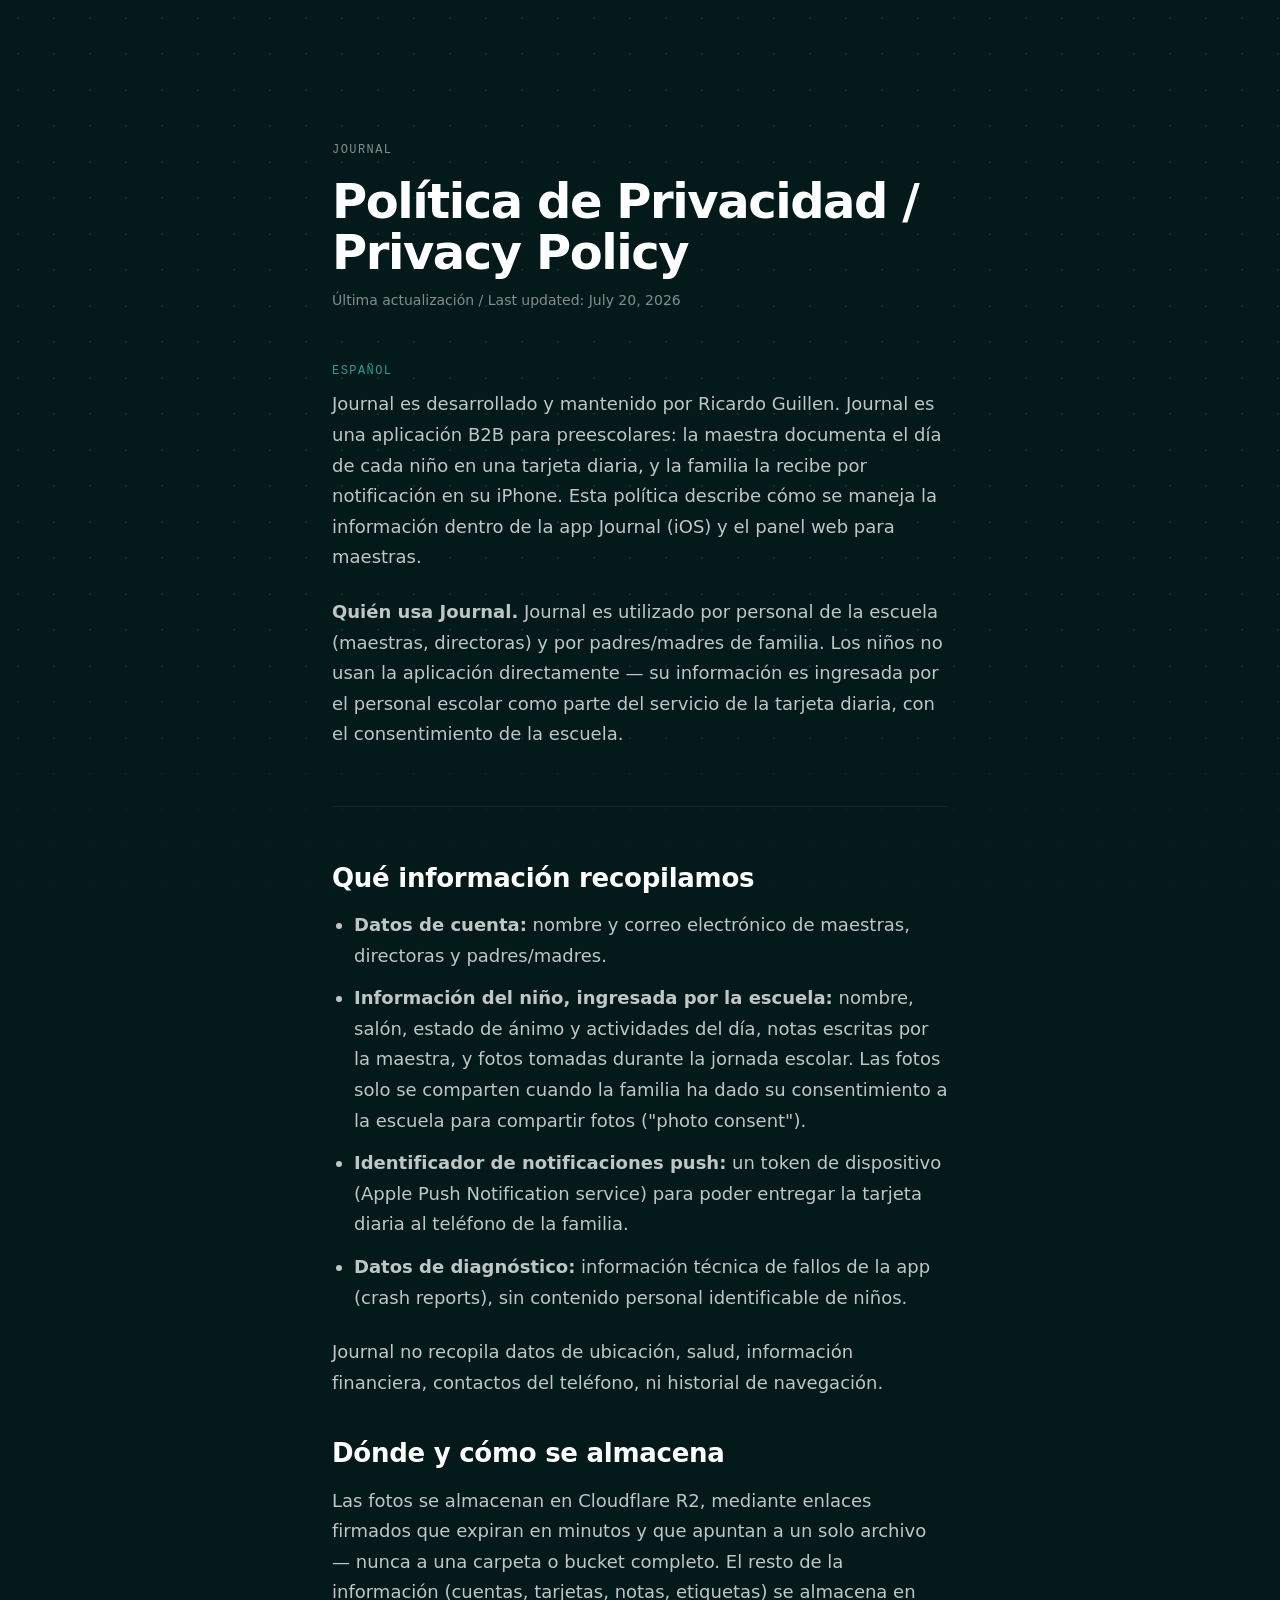
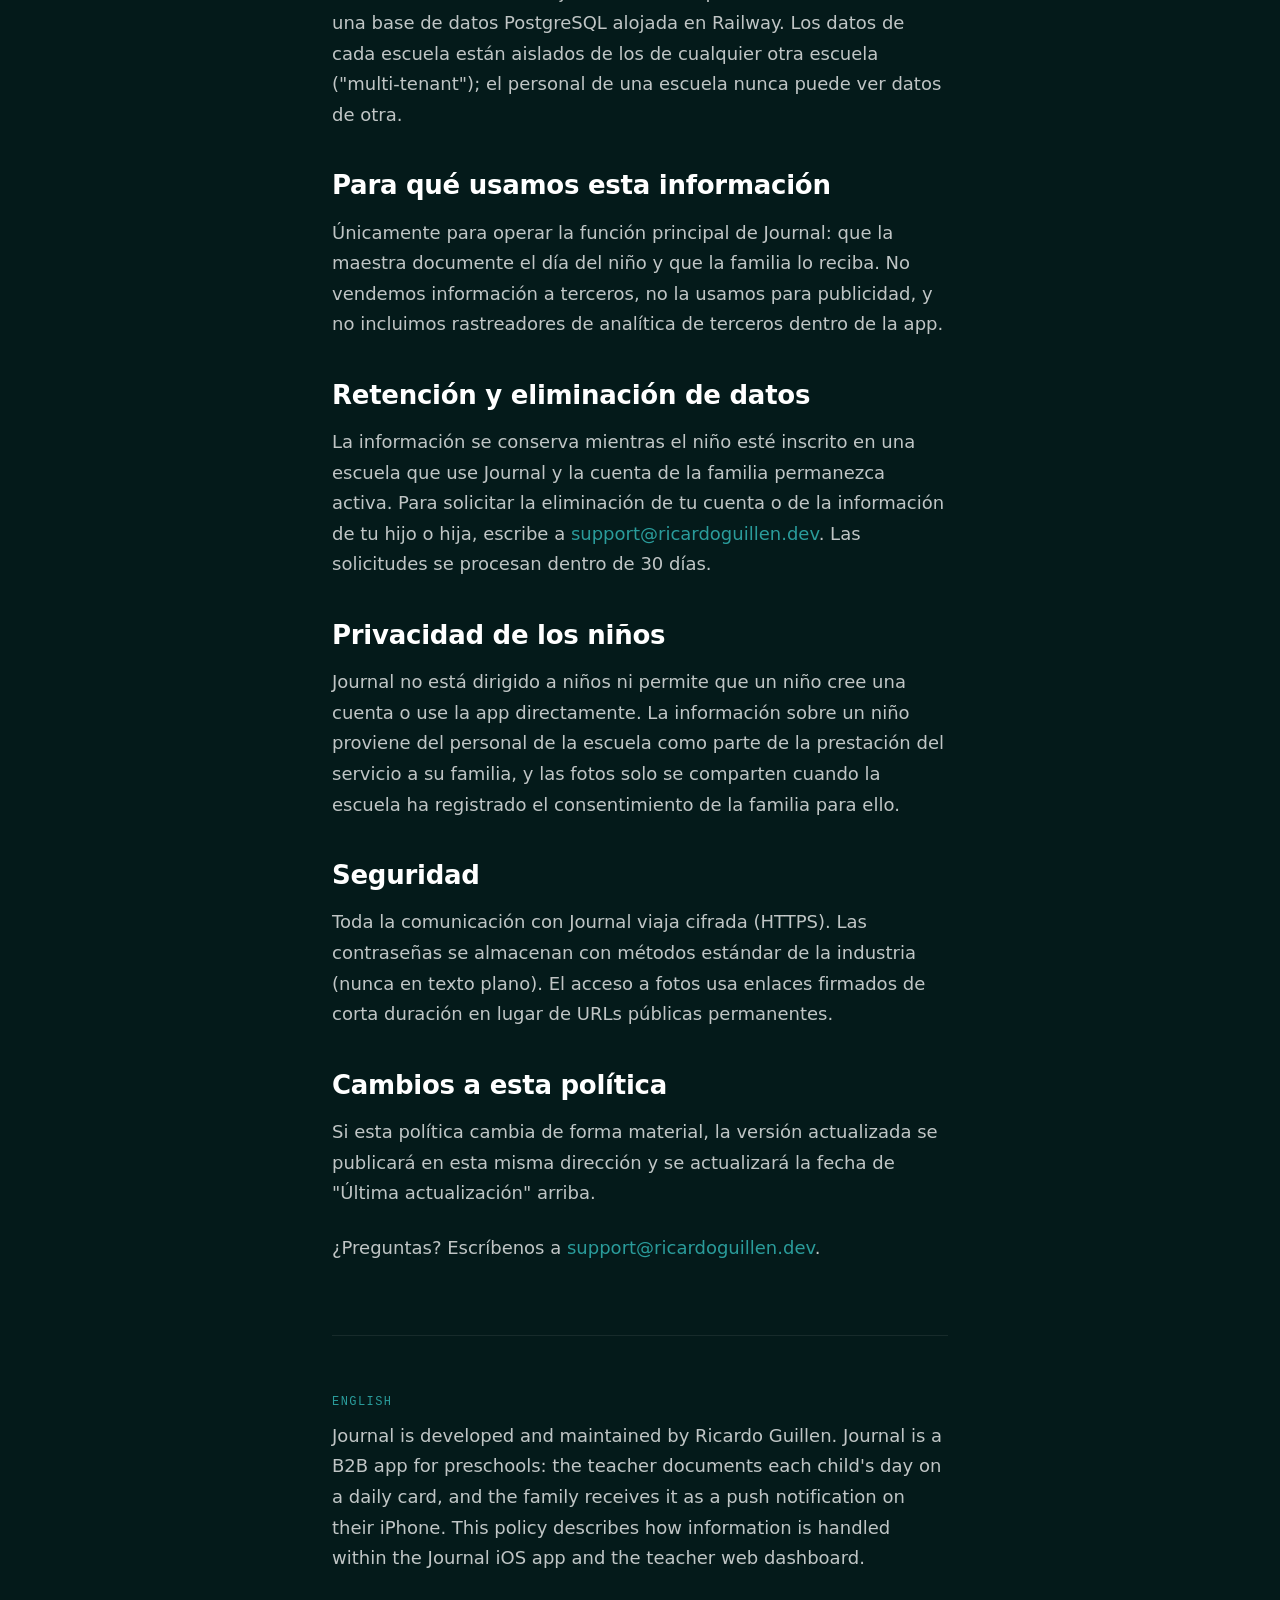
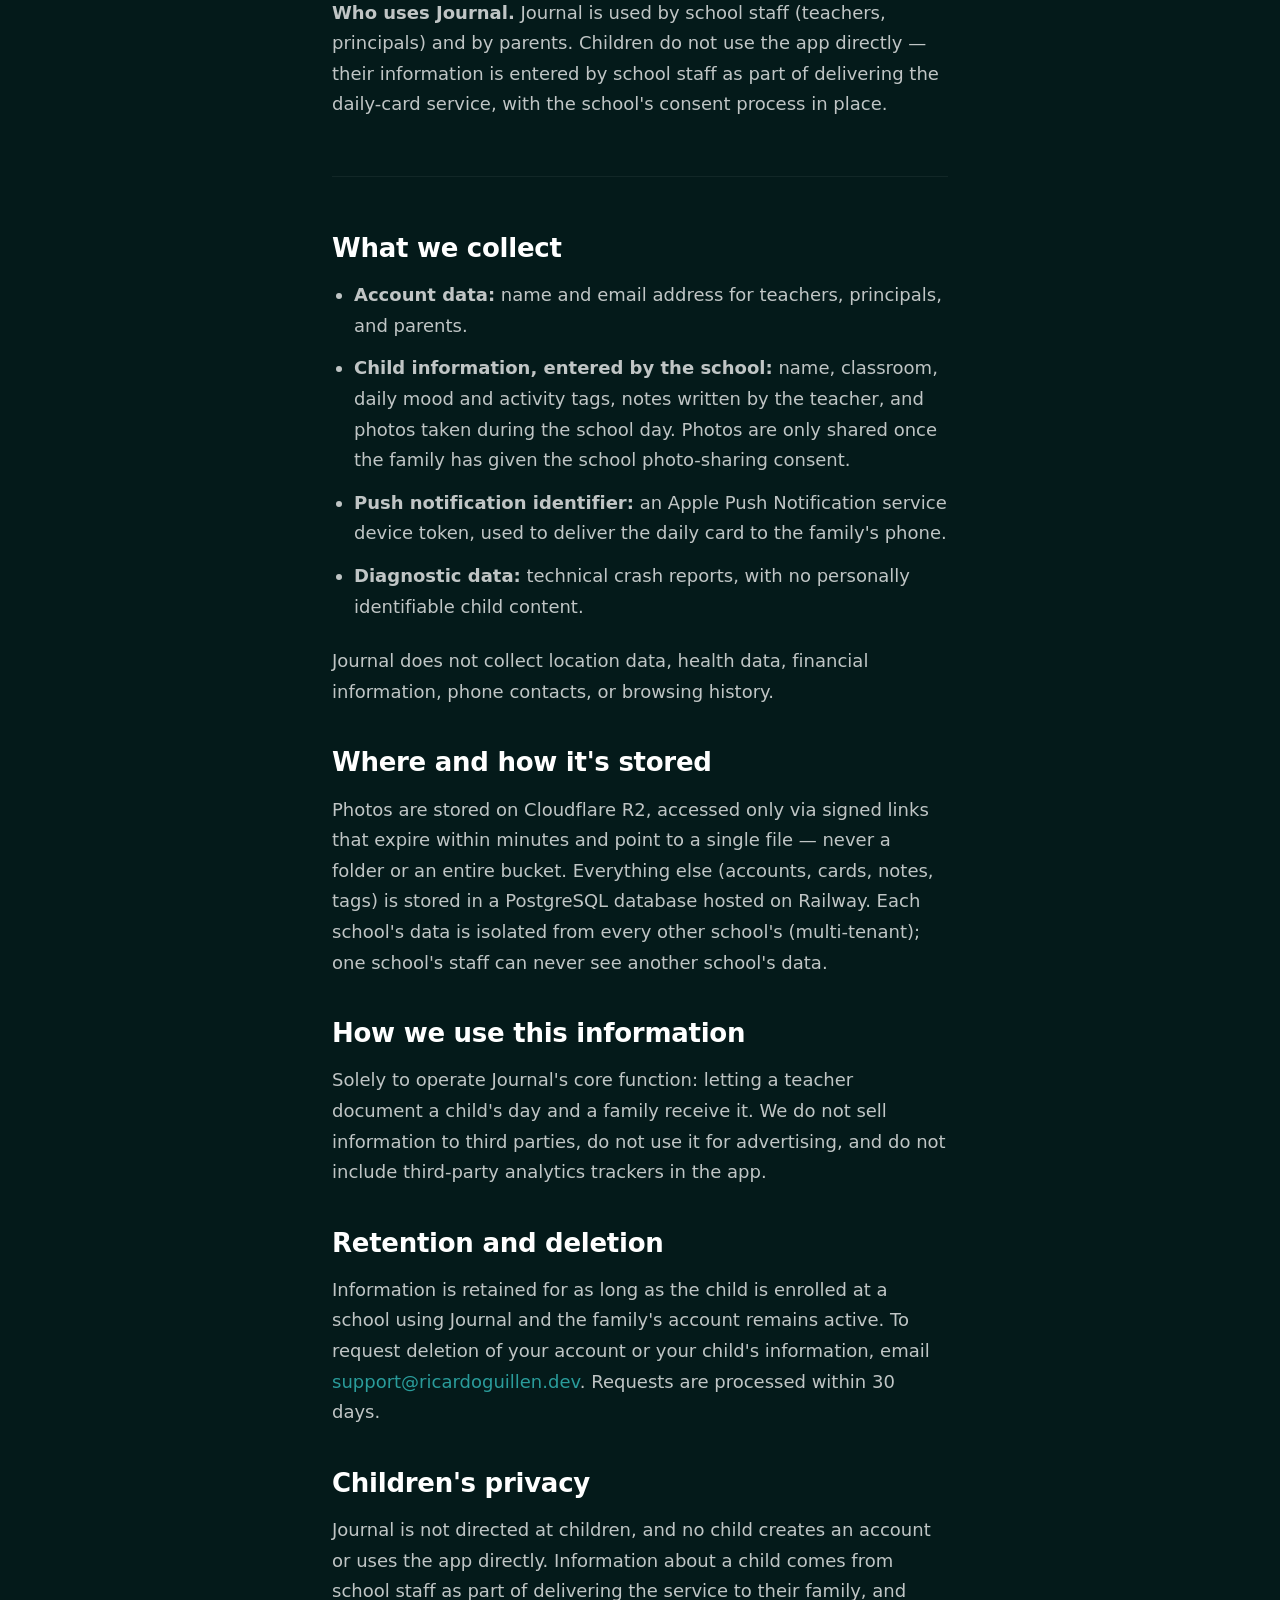
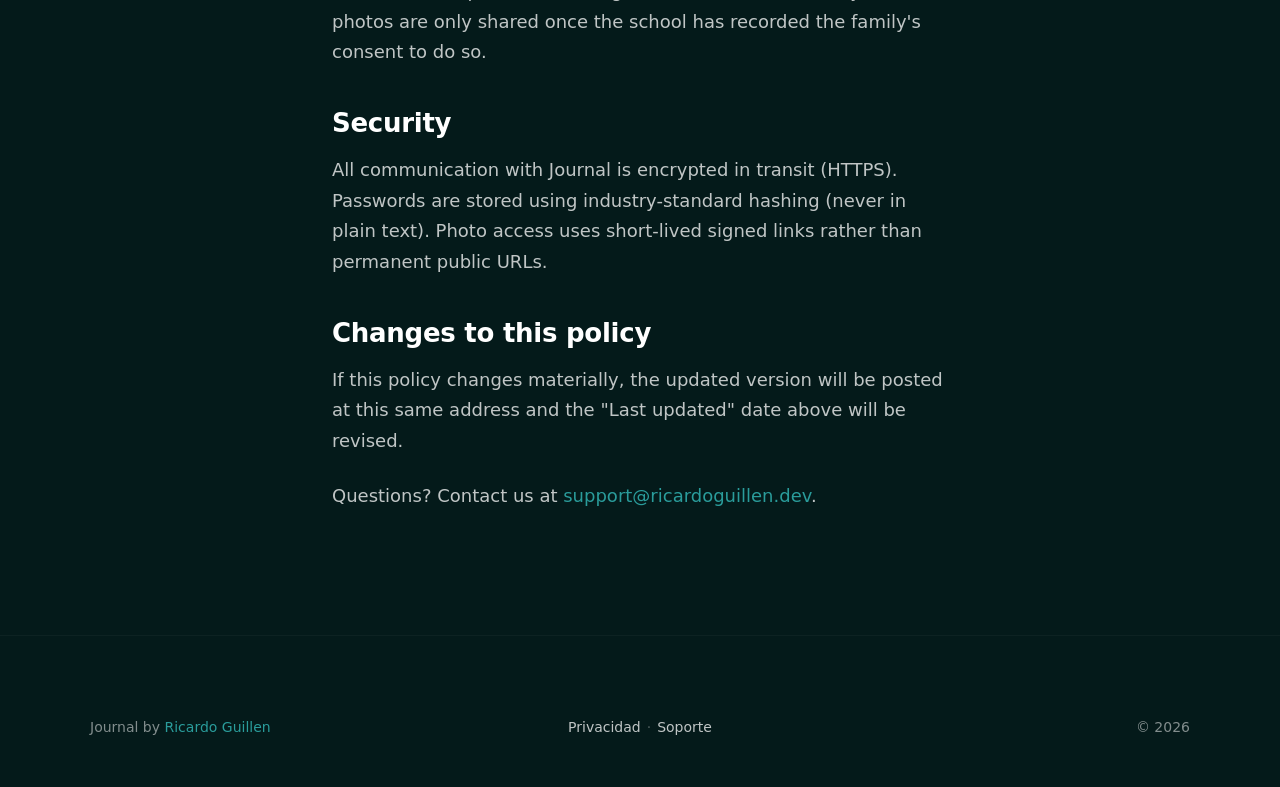
<file: privacy.html>
<!DOCTYPE html>
<html lang="es">
<head>
<meta charset="UTF-8">
<meta name="viewport" content="width=device-width, initial-scale=1.0">
<title>Política de Privacidad — Journal</title>
<meta name="description" content="Cómo Journal recopila, almacena y protege la información de maestras, familias y niños en las escuelas que lo usan.">
<meta name="theme-color" content="#041A1A">
<meta http-equiv="Content-Security-Policy" content="default-src 'self'; style-src 'self'; img-src 'self'; script-src 'none'; form-action 'none';">
<meta name="referrer" content="strict-origin-when-cross-origin">
<link rel="icon" type="image/png" href="assets/icon.png">
<link rel="stylesheet" href="styles.css">
</head>
<body class="page">

  <main class="doc">
    <p class="eyebrow">Journal</p>
    <h1>Política de Privacidad / Privacy Policy</h1>
    <p class="updated">Última actualización / Last updated: July 20, 2026</p>

    <div class="lang-block">
      <p class="lang-label">Español</p>

      <p>Journal es desarrollado y mantenido por Ricardo Guillen. Journal es una aplicación B2B para preescolares: la maestra documenta el día de cada niño en una tarjeta diaria, y la familia la recibe por notificación en su iPhone. Esta política describe cómo se maneja la información dentro de la app Journal (iOS) y el panel web para maestras.</p>

      <p><strong>Quién usa Journal.</strong> Journal es utilizado por personal de la escuela (maestras, directoras) y por padres/madres de familia. Los niños no usan la aplicación directamente — su información es ingresada por el personal escolar como parte del servicio de la tarjeta diaria, con el consentimiento de la escuela.</p>

      <hr>

      <h2>Qué información recopilamos</h2>
      <ul>
        <li><strong>Datos de cuenta:</strong> nombre y correo electrónico de maestras, directoras y padres/madres.</li>
        <li><strong>Información del niño, ingresada por la escuela:</strong> nombre, salón, estado de ánimo y actividades del día, notas escritas por la maestra, y fotos tomadas durante la jornada escolar. Las fotos solo se comparten cuando la familia ha dado su consentimiento a la escuela para compartir fotos ("photo consent").</li>
        <li><strong>Identificador de notificaciones push:</strong> un token de dispositivo (Apple Push Notification service) para poder entregar la tarjeta diaria al teléfono de la familia.</li>
        <li><strong>Datos de diagnóstico:</strong> información técnica de fallos de la app (crash reports), sin contenido personal identificable de niños.</li>
      </ul>
      <p>Journal no recopila datos de ubicación, salud, información financiera, contactos del teléfono, ni historial de navegación.</p>

      <h2>Dónde y cómo se almacena</h2>
      <p>Las fotos se almacenan en Cloudflare R2, mediante enlaces firmados que expiran en minutos y que apuntan a un solo archivo — nunca a una carpeta o bucket completo. El resto de la información (cuentas, tarjetas, notas, etiquetas) se almacena en una base de datos PostgreSQL alojada en Railway. Los datos de cada escuela están aislados de los de cualquier otra escuela ("multi-tenant"); el personal de una escuela nunca puede ver datos de otra.</p>

      <h2>Para qué usamos esta información</h2>
      <p>Únicamente para operar la función principal de Journal: que la maestra documente el día del niño y que la familia lo reciba. No vendemos información a terceros, no la usamos para publicidad, y no incluimos rastreadores de analítica de terceros dentro de la app.</p>

      <h2>Retención y eliminación de datos</h2>
      <p>La información se conserva mientras el niño esté inscrito en una escuela que use Journal y la cuenta de la familia permanezca activa. Para solicitar la eliminación de tu cuenta o de la información de tu hijo o hija, escribe a <a href="mailto:support@ricardoguillen.dev">support@ricardoguillen.dev</a>. Las solicitudes se procesan dentro de 30 días.</p>

      <h2>Privacidad de los niños</h2>
      <p>Journal no está dirigido a niños ni permite que un niño cree una cuenta o use la app directamente. La información sobre un niño proviene del personal de la escuela como parte de la prestación del servicio a su familia, y las fotos solo se comparten cuando la escuela ha registrado el consentimiento de la familia para ello.</p>

      <h2>Seguridad</h2>
      <p>Toda la comunicación con Journal viaja cifrada (HTTPS). Las contraseñas se almacenan con métodos estándar de la industria (nunca en texto plano). El acceso a fotos usa enlaces firmados de corta duración en lugar de URLs públicas permanentes.</p>

      <h2>Cambios a esta política</h2>
      <p>Si esta política cambia de forma material, la versión actualizada se publicará en esta misma dirección y se actualizará la fecha de "Última actualización" arriba.</p>

      <p>¿Preguntas? Escríbenos a <a href="mailto:support@ricardoguillen.dev">support@ricardoguillen.dev</a>.</p>
    </div>

    <div class="lang-block">
      <p class="lang-label">English</p>

      <p>Journal is developed and maintained by Ricardo Guillen. Journal is a B2B app for preschools: the teacher documents each child's day on a daily card, and the family receives it as a push notification on their iPhone. This policy describes how information is handled within the Journal iOS app and the teacher web dashboard.</p>

      <p><strong>Who uses Journal.</strong> Journal is used by school staff (teachers, principals) and by parents. Children do not use the app directly — their information is entered by school staff as part of delivering the daily-card service, with the school's consent process in place.</p>

      <hr>

      <h2>What we collect</h2>
      <ul>
        <li><strong>Account data:</strong> name and email address for teachers, principals, and parents.</li>
        <li><strong>Child information, entered by the school:</strong> name, classroom, daily mood and activity tags, notes written by the teacher, and photos taken during the school day. Photos are only shared once the family has given the school photo-sharing consent.</li>
        <li><strong>Push notification identifier:</strong> an Apple Push Notification service device token, used to deliver the daily card to the family's phone.</li>
        <li><strong>Diagnostic data:</strong> technical crash reports, with no personally identifiable child content.</li>
      </ul>
      <p>Journal does not collect location data, health data, financial information, phone contacts, or browsing history.</p>

      <h2>Where and how it's stored</h2>
      <p>Photos are stored on Cloudflare R2, accessed only via signed links that expire within minutes and point to a single file — never a folder or an entire bucket. Everything else (accounts, cards, notes, tags) is stored in a PostgreSQL database hosted on Railway. Each school's data is isolated from every other school's (multi-tenant); one school's staff can never see another school's data.</p>

      <h2>How we use this information</h2>
      <p>Solely to operate Journal's core function: letting a teacher document a child's day and a family receive it. We do not sell information to third parties, do not use it for advertising, and do not include third-party analytics trackers in the app.</p>

      <h2>Retention and deletion</h2>
      <p>Information is retained for as long as the child is enrolled at a school using Journal and the family's account remains active. To request deletion of your account or your child's information, email <a href="mailto:support@ricardoguillen.dev">support@ricardoguillen.dev</a>. Requests are processed within 30 days.</p>

      <h2>Children's privacy</h2>
      <p>Journal is not directed at children, and no child creates an account or uses the app directly. Information about a child comes from school staff as part of delivering the service to their family, and photos are only shared once the school has recorded the family's consent to do so.</p>

      <h2>Security</h2>
      <p>All communication with Journal is encrypted in transit (HTTPS). Passwords are stored using industry-standard hashing (never in plain text). Photo access uses short-lived signed links rather than permanent public URLs.</p>

      <h2>Changes to this policy</h2>
      <p>If this policy changes materially, the updated version will be posted at this same address and the "Last updated" date above will be revised.</p>

      <p>Questions? Contact us at <a href="mailto:support@ricardoguillen.dev">support@ricardoguillen.dev</a>.</p>
    </div>
  </main>

  <footer class="footer">
    <div class="footer-inner">
      <span class="left">Journal by <a href="https://ricardoguillen.dev" rel="noopener noreferrer">Ricardo Guillen</a></span>
      <span class="center">
        <a href="privacy.html">Privacidad</a>
        <span class="sep">·</span>
        <a href="support.html">Soporte</a>
      </span>
      <span class="right">© 2026</span>
    </div>
  </footer>

</body>
</html>
</file>
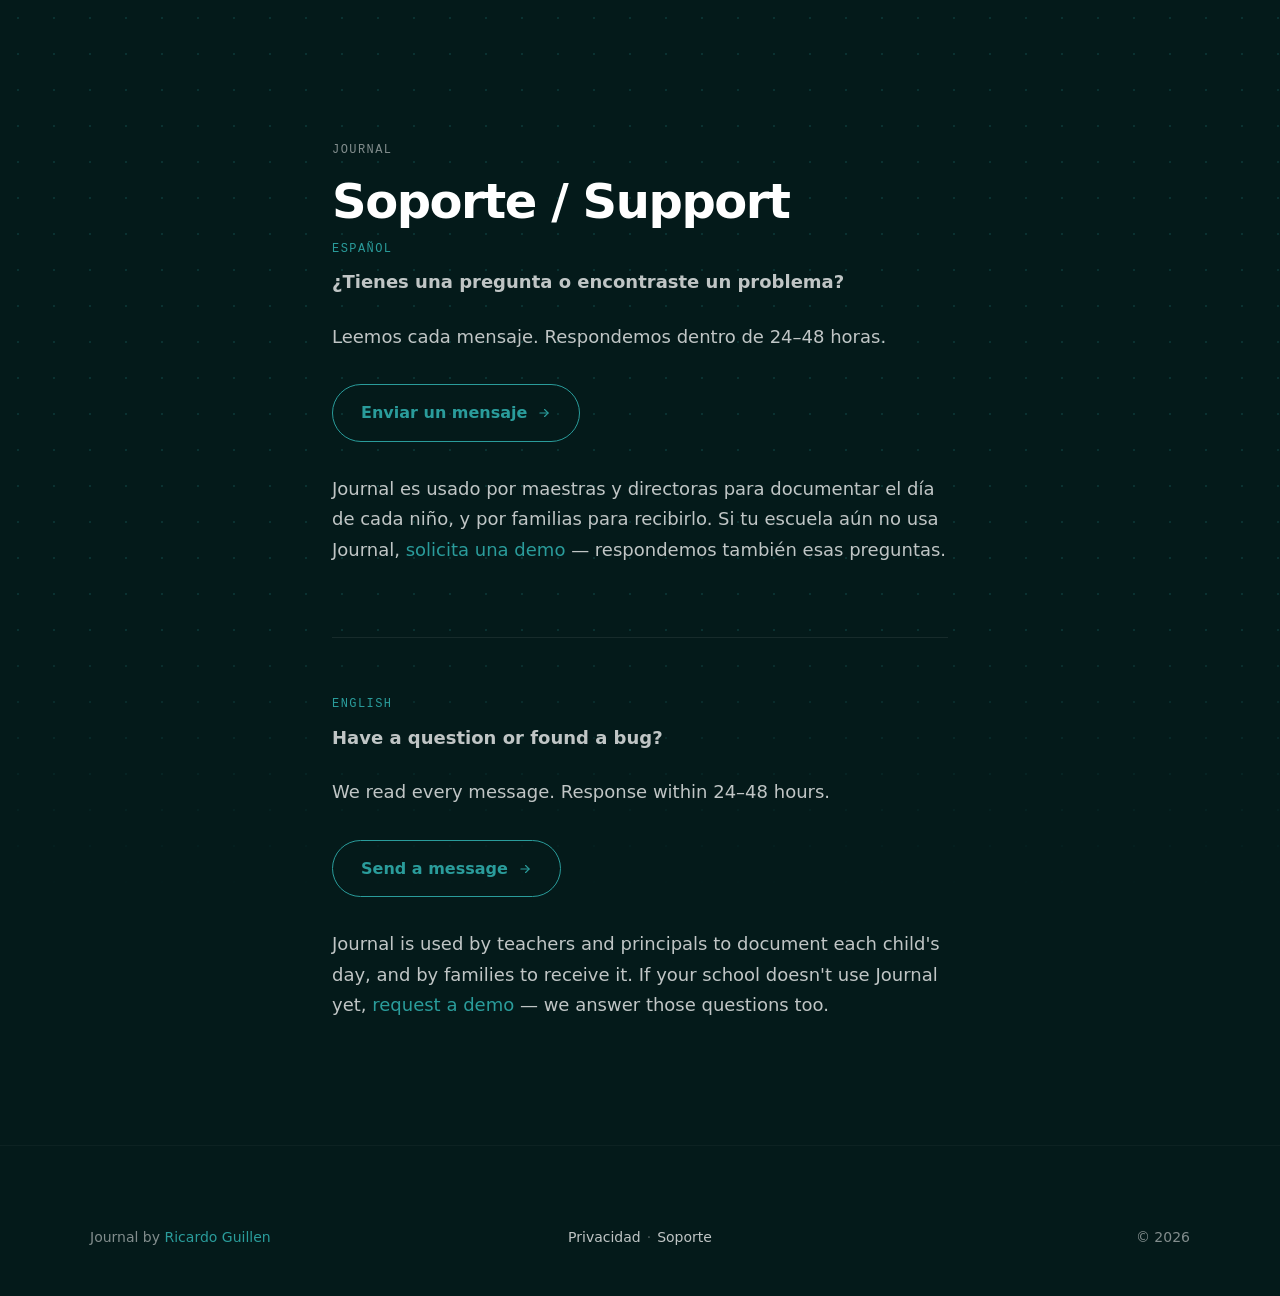
<file: support.html>
<!DOCTYPE html>
<html lang="es">
<head>
<meta charset="UTF-8">
<meta name="viewport" content="width=device-width, initial-scale=1.0">
<title>Soporte — Journal</title>
<meta name="description" content="Obtén ayuda con Journal, la tarjeta diaria digital para preescolares.">
<meta name="theme-color" content="#041A1A">
<meta http-equiv="Content-Security-Policy" content="default-src 'self'; style-src 'self'; img-src 'self'; script-src 'none'; form-action 'none';">
<meta name="referrer" content="strict-origin-when-cross-origin">
<link rel="icon" type="image/png" href="assets/icon.png">
<link rel="stylesheet" href="styles.css">
</head>
<body class="page">

  <main class="doc">
    <p class="eyebrow">Journal</p>
    <h1>Soporte / Support</h1>

    <div class="lang-block">
      <p class="lang-label">Español</p>

      <p><strong>¿Tienes una pregunta o encontraste un problema?</strong></p>
      <p>Leemos cada mensaje. Respondemos dentro de 24–48 horas.</p>
      <p class="doc-cta">
        <a class="btn-secondary" href="mailto:support@ricardoguillen.dev">
          Enviar un mensaje
          <svg width="14" height="14" viewBox="0 0 24 24" fill="none" stroke="currentColor" stroke-width="2" stroke-linecap="round" stroke-linejoin="round" aria-hidden="true">
            <line x1="5" y1="12" x2="19" y2="12"></line>
            <polyline points="13 6 19 12 13 18"></polyline>
          </svg>
        </a>
      </p>

      <p>Journal es usado por maestras y directoras para documentar el día de cada niño, y por familias para recibirlo. Si tu escuela aún no usa Journal, <a href="demo.html">solicita una demo</a> — respondemos también esas preguntas.</p>
    </div>

    <div class="lang-block">
      <p class="lang-label">English</p>

      <p><strong>Have a question or found a bug?</strong></p>
      <p>We read every message. Response within 24–48 hours.</p>
      <p class="doc-cta">
        <a class="btn-secondary" href="mailto:support@ricardoguillen.dev">
          Send a message
          <svg width="14" height="14" viewBox="0 0 24 24" fill="none" stroke="currentColor" stroke-width="2" stroke-linecap="round" stroke-linejoin="round" aria-hidden="true">
            <line x1="5" y1="12" x2="19" y2="12"></line>
            <polyline points="13 6 19 12 13 18"></polyline>
          </svg>
        </a>
      </p>

      <p>Journal is used by teachers and principals to document each child's day, and by families to receive it. If your school doesn't use Journal yet, <a href="demo.html">request a demo</a> — we answer those questions too.</p>
    </div>
  </main>

  <footer class="footer">
    <div class="footer-inner">
      <span class="left">Journal by <a href="https://ricardoguillen.dev" rel="noopener noreferrer">Ricardo Guillen</a></span>
      <span class="center">
        <a href="privacy.html">Privacidad</a>
        <span class="sep">·</span>
        <a href="support.html">Soporte</a>
      </span>
      <span class="right">© 2026</span>
    </div>
  </footer>

</body>
</html>
</file>
<file: styles.css>
/* Journal — shared styles */

:root {
  --color-bg:           #041A1A;
  --color-bg-alt:       #072B2B;
  --color-accent:       #2A9C9B;
  --color-glow:         #2A9C9B;
  --color-glow-bright:  #FFFFFF;
  --color-text:         #FFFFFF;
  --color-text-2:       rgba(255, 255, 255, 0.75);
  --color-text-3:       rgba(255, 255, 255, 0.50);
  --color-dot-grid:     rgba(42, 156, 155, 0.18);
  --color-glass-fill:   rgba(255, 255, 255, 0.05);
  --color-glass-border: rgba(255, 255, 255, 0.08);

  --max-w: 1100px;
  --pad-x: 32px;
  --pad-y: 120px;
}

* {
  box-sizing: border-box;
}

html, body {
  margin: 0;
  padding: 0;
  background: var(--color-bg);
  color: var(--color-text);
  font-family: -apple-system, "SF Pro Display", "SF Pro Text", system-ui, -apple-system, BlinkMacSystemFont, "Segoe UI", sans-serif;
  font-size: 18px;
  line-height: 1.6;
  -webkit-font-smoothing: antialiased;
  -moz-osx-font-smoothing: grayscale;
  text-rendering: optimizeLegibility;
}

body {
  overflow-x: hidden;
}

a {
  color: var(--color-glow);
  text-decoration: none;
  transition: color 160ms ease;
}

a:hover {
  color: #6BBAB9;
}

a:focus-visible,
button:focus-visible {
  outline: 2px solid var(--color-glow);
  outline-offset: 4px;
  border-radius: 4px;
}

img {
  max-width: 100%;
  display: block;
}

.container {
  max-width: var(--max-w);
  margin: 0 auto;
  padding: 0 var(--pad-x);
}

/* ============ Page background — dot grid ============ */
.page {
  position: relative;
  isolation: isolate;
}

.page::before {
  content: "";
  position: fixed;
  inset: 0;
  background-image: radial-gradient(circle, var(--color-dot-grid) 1px, transparent 1px);
  background-size: 36px 36px;
  background-position: 0 0;
  pointer-events: none;
  z-index: -2;
  mask-image: linear-gradient(to bottom, black 0%, black 70%, transparent 100%);
  -webkit-mask-image: linear-gradient(to bottom, black 0%, black 70%, transparent 100%);
}

/* ============ Hero ============ */
.hero {
  position: relative;
  min-height: 100vh;
  padding: 120px var(--pad-x) 80px;
  display: flex;
  align-items: center;
  overflow: hidden;
}

.hero::before {
  content: "";
  position: absolute;
  inset: 0;
  background: radial-gradient(ellipse 60% 50% at 28% 50%, rgba(42, 156, 155, 0.14) 0%, transparent 70%);
  pointer-events: none;
  z-index: -1;
}

.hero-inner {
  max-width: var(--max-w);
  margin: 0 auto;
  width: 100%;
  display: grid;
  grid-template-columns: 1.05fr 0.95fr;
  gap: 80px;
  align-items: center;
}

.hero-inner--single {
  grid-template-columns: 1fr;
  max-width: 720px;
  text-align: center;
}

.hero-inner--single .cta-row,
.hero-inner--single .social-proof {
  justify-content: center;
}

.hero-inner--single .hero-icon,
.hero-inner--single .hero-descriptor {
  margin-left: auto;
  margin-right: auto;
}

.hero-icon {
  width: 96px;
  height: 96px;
  border-radius: 22px;
  margin-bottom: 32px;
  box-shadow:
    0 20px 60px rgba(42, 156, 155, 0.30),
    0 0 0 1px rgba(255, 255, 255, 0.06);
}

.hero h1 {
  font-size: 72px;
  font-weight: 700;
  line-height: 1.0;
  letter-spacing: -0.03em;
  margin: 0 0 28px;
  color: var(--color-text);
}

.hero-descriptor {
  font-size: 20px;
  line-height: 1.5;
  color: var(--color-text-2);
  max-width: 32em;
  margin: 0 0 32px;
}

.social-proof {
  font-size: 14px;
  color: var(--color-text-3);
  margin: 0 0 36px;
  display: flex;
  align-items: center;
  gap: 10px;
}

.cta-row {
  display: flex;
  gap: 16px;
  flex-wrap: wrap;
  align-items: center;
}

.btn-primary {
  display: inline-flex;
  align-items: center;
  gap: 10px;
  background: var(--color-glow);
  color: white;
  border: none;
  font: inherit;
  font-weight: 600;
  font-size: 16px;
  padding: 16px 32px;
  border-radius: 50px;
  cursor: pointer;
  box-shadow:
    0 0 40px rgba(42, 156, 155, 0.40),
    inset 0 1px 0 rgba(255, 255, 255, 0.25);
  transition: transform 200ms cubic-bezier(0.34, 1.56, 0.64, 1), box-shadow 200ms ease;
}

.btn-primary:hover {
  transform: translateY(-2px);
  color: white;
  box-shadow:
    0 0 60px rgba(42, 156, 155, 0.60),
    inset 0 1px 0 rgba(255, 255, 255, 0.25);
}

.btn-secondary {
  display: inline-flex;
  align-items: center;
  gap: 10px;
  background: transparent;
  color: var(--color-glow);
  border: 1px solid var(--color-glow);
  font: inherit;
  font-weight: 600;
  font-size: 16px;
  padding: 14px 28px;
  border-radius: 50px;
  cursor: pointer;
  transition: background 160ms ease, color 160ms ease;
}

.btn-secondary:hover {
  background: rgba(42, 156, 155, 0.14);
  color: #6BBAB9;
}

.btn-appstore {
  display: inline-flex;
  align-items: center;
  border-radius: 10px;
  transition: transform 200ms cubic-bezier(0.34, 1.56, 0.64, 1), opacity 160ms ease;
}

.btn-appstore img {
  height: 52px;
  width: auto;
  display: block;
}

.btn-appstore:hover {
  transform: translateY(-2px);
  opacity: 0.92;
}

/* ============ Device frame ============ */
.device-col {
  display: flex;
  flex-direction: column;
  align-items: center;
  gap: 16px;
}

.device-frame {
  position: relative;
  width: 100%;
  max-width: 340px;
  aspect-ratio: 9 / 19.5;
  border-radius: 44px;
  background: var(--color-bg-alt);
  box-shadow:
    0 60px 120px rgba(0, 0, 0, 0.7),
    0 0 0 1.5px rgba(255, 255, 255, 0.10),
    0 0 0 3px rgba(255, 255, 255, 0.04);
  overflow: hidden;
}

.device-frame img {
  width: 100%;
  height: 100%;
  object-fit: cover;
}

/* Home indicator */
.device-frame::after {
  content: "";
  position: absolute;
  bottom: 10px;
  left: 50%;
  transform: translateX(-50%);
  width: 110px;
  height: 4px;
  border-radius: 2px;
  background: rgba(255, 255, 255, 0.25);
  z-index: 5;
}

.device-caption {
  font-size: 14px;
  color: var(--color-text-3);
  text-align: center;
  margin: 0;
}

/* ============ Features section ============ */
.features {
  position: relative;
  padding: var(--pad-y) var(--pad-x);
  background:
    radial-gradient(ellipse 80% 60% at 50% 50%, rgba(42, 156, 155, 0.08) 0%, transparent 70%),
    var(--color-bg-alt);
}

.features-grid {
  max-width: var(--max-w);
  margin: 0 auto;
  display: grid;
  grid-template-columns: repeat(3, 1fr);
  gap: 24px;
}

.feature-card {
  background: var(--color-glass-fill);
  border: 1px solid var(--color-glass-border);
  backdrop-filter: blur(20px);
  -webkit-backdrop-filter: blur(20px);
  border-radius: 20px;
  padding: 40px 32px;
  display: flex;
  flex-direction: column;
  gap: 20px;
}

.feature-icon {
  width: 44px;
  height: 44px;
  display: flex;
  align-items: center;
  justify-content: center;
  border-radius: 12px;
  background: rgba(42, 156, 155, 0.14);
  border: 1px solid rgba(42, 156, 155, 0.25);
  color: var(--color-text);
}

.feature-card h3 {
  font-size: 22px;
  font-weight: 600;
  line-height: 1.25;
  letter-spacing: -0.01em;
  margin: 0;
}

.feature-card p {
  font-size: 16px;
  line-height: 1.6;
  color: var(--color-text-2);
  margin: 0;
}

/* ============ Showcase ============ */
.showcase {
  padding: var(--pad-y) var(--pad-x);
}

.showcase-head {
  max-width: var(--max-w);
  margin: 0 auto 80px;
  text-align: center;
}

.showcase-head h2,
.section-title {
  font-size: 40px;
  font-weight: 600;
  line-height: 1.15;
  letter-spacing: -0.02em;
  margin: 0 0 20px;
  color: var(--color-text);
}

.showcase-head p,
.section-sub {
  font-size: 19px;
  color: var(--color-text-2);
  max-width: 36em;
  margin: 0 auto;
  line-height: 1.55;
}

.showcase-grid {
  max-width: var(--max-w);
  margin: 0 auto;
  display: grid;
  grid-template-columns: repeat(3, 1fr);
  gap: 48px;
  align-items: start;
}

.showcase-item {
  display: flex;
  flex-direction: column;
  align-items: center;
  gap: 20px;
}

.showcase-item .device-frame {
  max-width: 260px;
}

/* ============ Language blocks (privacy/support bilingual pages) ============ */
.lang-switch {
  display: flex;
  gap: 8px;
  margin: 0 0 48px;
  font-size: 14px;
}

.lang-switch a {
  padding: 6px 14px;
  border-radius: 20px;
  border: 1px solid var(--color-glass-border);
  color: var(--color-text-2);
}

.lang-switch a:hover {
  border-color: var(--color-glow);
  color: var(--color-text);
}

.lang-block + .lang-block {
  margin-top: 72px;
  padding-top: 56px;
  border-top: 1px solid rgba(255, 255, 255, 0.08);
}

.lang-block .lang-label {
  font-family: ui-monospace, "SF Mono", Menlo, monospace;
  font-size: 12px;
  text-transform: uppercase;
  letter-spacing: 0.12em;
  color: var(--color-glow);
  margin: 0 0 8px;
}

/* ============ Footer ============ */
.footer {
  padding: 80px var(--pad-x) 48px;
  border-top: 1px solid rgba(255, 255, 255, 0.04);
}

.footer-inner {
  max-width: var(--max-w);
  margin: 0 auto;
  display: grid;
  grid-template-columns: 1fr auto 1fr;
  align-items: center;
  gap: 16px;
  font-size: 14px;
  color: var(--color-text-3);
}

.footer-inner .left { justify-self: start; }
.footer-inner .center { justify-self: center; display: flex; gap: 6px; align-items: center; }
.footer-inner .right { justify-self: end; }

.footer-inner .center a {
  color: var(--color-text-2);
}

.footer-inner .center .sep {
  color: var(--color-text-3);
  opacity: 0.6;
}

/* ============ Pricing table (para-escuelas) ============ */
.pricing-table {
  width: 100%;
  border-collapse: collapse;
  margin: 0 0 24px;
  font-size: 16px;
}

.pricing-table th,
.pricing-table td {
  padding: 12px 16px;
  text-align: left;
  border-bottom: 1px solid rgba(255, 255, 255, 0.08);
  color: var(--color-text-2);
}

.pricing-table th {
  font-family: ui-monospace, "SF Mono", Menlo, monospace;
  font-size: 12px;
  text-transform: uppercase;
  letter-spacing: 0.08em;
  font-weight: 600;
  color: var(--color-text-3);
}

.pricing-table td:last-child,
.pricing-table th:last-child {
  color: var(--color-text);
  font-weight: 600;
}

/* Row headers (child count) read like body cells, not like the column labels */
.pricing-table tbody th {
  font-family: inherit;
  font-size: 16px;
  text-transform: none;
  letter-spacing: normal;
  font-weight: 600;
  color: var(--color-text);
}

.pricing-table td {
  font-variant-numeric: tabular-nums;
}

/* Wide tables scroll inside their own box instead of being clipped by body overflow-x */
.table-scroll {
  overflow-x: auto;
  margin: 0 0 24px;
  -webkit-overflow-scrolling: touch;
}

.table-scroll .pricing-table {
  margin: 0;
  min-width: 340px;
}

.pricing-table .th-sub {
  text-transform: none;
  letter-spacing: normal;
  font-weight: 400;
}

.pricing-table .cell-sub {
  display: block;
  font-size: 13px;
  font-weight: 400;
  color: var(--color-text-3);
}

@media (max-width: 768px) {
  .pricing-table th,
  .pricing-table td {
    padding: 10px 6px;
  }
  .pricing-table thead th {
    font-size: 11px;
    letter-spacing: 0.04em;
  }
  .table-scroll .pricing-table {
    min-width: 0;
  }
  .pricing-table tbody th,
  .pricing-table td {
    font-size: 15px;
  }
}

.table-scroll:focus-visible {
  outline: 2px solid var(--color-accent);
  outline-offset: 4px;
}

/* ============ Form (demo request) ============ */
.demo-form {
  margin-top: 8px;
  display: flex;
  flex-direction: column;
  gap: 24px;
}

.form-field {
  display: flex;
  flex-direction: column;
  gap: 8px;
}

.form-label {
  font-size: 15px;
  font-weight: 600;
  color: var(--color-text);
}

.form-label-en {
  font-weight: 400;
  color: var(--color-text-3);
}

.form-input,
.form-textarea {
  font: inherit;
  font-size: 16px;
  color: var(--color-text);
  background: var(--color-glass-fill);
  border: 1px solid var(--color-glass-border);
  border-radius: 12px;
  padding: 12px 16px;
  width: 100%;
  transition: border-color 160ms ease;
}

.form-input:focus,
.form-textarea:focus {
  outline: none;
  border-color: var(--color-glow);
}

.form-textarea {
  resize: vertical;
  min-height: 100px;
}

.demo-form .btn-primary {
  align-self: flex-start;
  margin-top: 8px;
  border: none;
  font: inherit;
}

/* Honeypot field — never shown to real visitors; left in normal markup
   (no display:none/visibility:hidden) so it still reads as fillable to a
   naive bot, but is moved off the visible canvas and out of tab order. */
.form-honeypot {
  position: absolute;
  left: -9999px;
  top: -9999px;
  width: 1px;
  height: 1px;
  overflow: hidden;
}

/* ============ Document pages (privacy/support) ============ */
.doc {
  padding: 140px var(--pad-x) 100px;
  max-width: 680px;
  margin: 0 auto;
}

.doc .eyebrow {
  font-family: ui-monospace, "SF Mono", Menlo, monospace;
  font-size: 12px;
  text-transform: uppercase;
  letter-spacing: 0.12em;
  color: var(--color-text-3);
  margin: 0 0 16px;
}

.doc h1 {
  font-size: 48px;
  font-weight: 700;
  line-height: 1.05;
  letter-spacing: -0.03em;
  margin: 0 0 12px;
}

.doc h2 {
  font-size: 26px;
  font-weight: 600;
  line-height: 1.2;
  letter-spacing: -0.01em;
  margin: 40px 0 16px;
  color: var(--color-text);
}

.doc h3 {
  font-size: 20px;
  font-weight: 600;
  line-height: 1.3;
  margin: 32px 0 12px;
  color: var(--color-text);
}

.doc .updated {
  font-size: 14px;
  color: var(--color-text-3);
  margin: 0 0 48px;
}

.doc p {
  font-size: 18px;
  line-height: 1.7;
  color: var(--color-text-2);
  margin: 0 0 24px;
}

.doc ul {
  margin: 0 0 24px;
  padding-left: 22px;
  color: var(--color-text-2);
}

.doc li {
  font-size: 18px;
  line-height: 1.7;
  margin: 0 0 12px;
}

.doc hr {
  border: none;
  height: 1px;
  background: rgba(255, 255, 255, 0.06);
  margin: 56px 0;
}

.doc .doc-cta {
  margin: 32px 0;
}

/* ============ Animations ============ */
.fade-in {
  opacity: 0;
  transform: translateY(24px);
  transition: opacity 0.7s ease, transform 0.7s ease;
}

.fade-in.visible {
  opacity: 1;
  transform: translateY(0);
}

@media (prefers-reduced-motion: reduce) {
  .fade-in, .fade-in.visible {
    transition: none;
    opacity: 1;
    transform: none;
  }
  .btn-appstore { transition: none; }
}

/* ============ Responsive ============ */
@media (max-width: 1100px) {
  .hero h1 { font-size: 60px; }
  .features-grid { grid-template-columns: repeat(2, 1fr); }
  .feature-card:last-child { grid-column: 1 / -1; max-width: 540px; margin: 0 auto; }
  .showcase-grid { grid-template-columns: 1fr; gap: 56px; }
  .showcase-item .device-frame { max-width: 320px; }
}

@media (max-width: 768px) {
  :root { --pad-x: 24px; --pad-y: 80px; }
  .hero {
    padding: 96px var(--pad-x) 64px;
    min-height: auto;
  }
  .hero-inner {
    grid-template-columns: 1fr;
    gap: 56px;
  }
  .device-col { order: 2; }
  .hero h1 { font-size: 44px; }
  .hero-descriptor { font-size: 18px; }
  .cta-row { width: 100%; flex-direction: column; align-items: stretch; }
  .btn-secondary { width: 100%; justify-content: center; }
  .btn-appstore { justify-content: center; }
  .features-grid { grid-template-columns: 1fr; }
  .feature-card:last-child { max-width: none; }
  .section-title, .showcase-head h2 { font-size: 32px; }
  .footer-inner {
    grid-template-columns: 1fr;
    text-align: center;
    gap: 12px;
  }
  .footer-inner .left,
  .footer-inner .center,
  .footer-inner .right { justify-self: center; }
  .doc h1 { font-size: 36px; }
  .doc { padding: 100px var(--pad-x) 80px; }
}

/* ============ High contrast ============ */
@media (prefers-contrast: more) {
  .feature-card {
    backdrop-filter: none;
    -webkit-backdrop-filter: none;
    background: rgba(255, 255, 255, 0.10);
    border-color: rgba(255, 255, 255, 0.25);
  }
  :root {
    --color-text-2: rgba(255, 255, 255, 1);
    --color-text-3: rgba(255, 255, 255, 0.85);
  }
}
</file>
